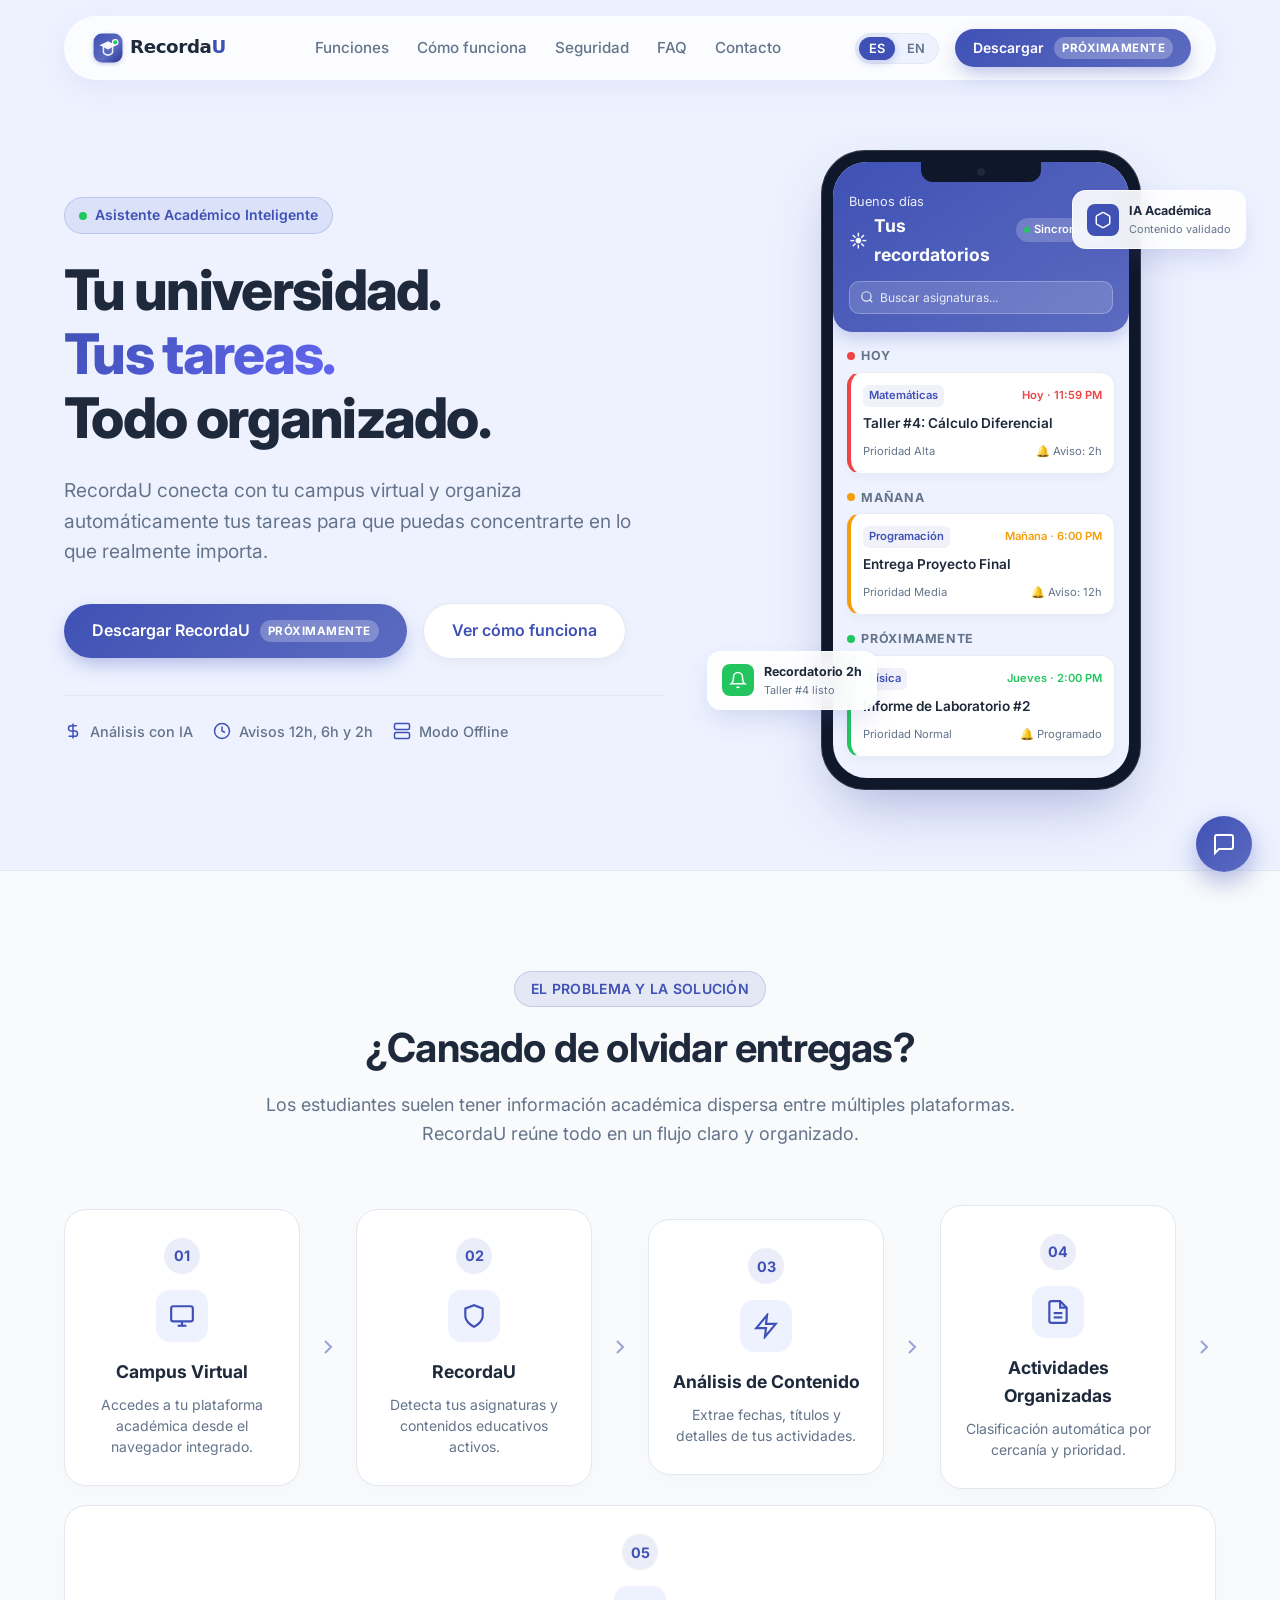
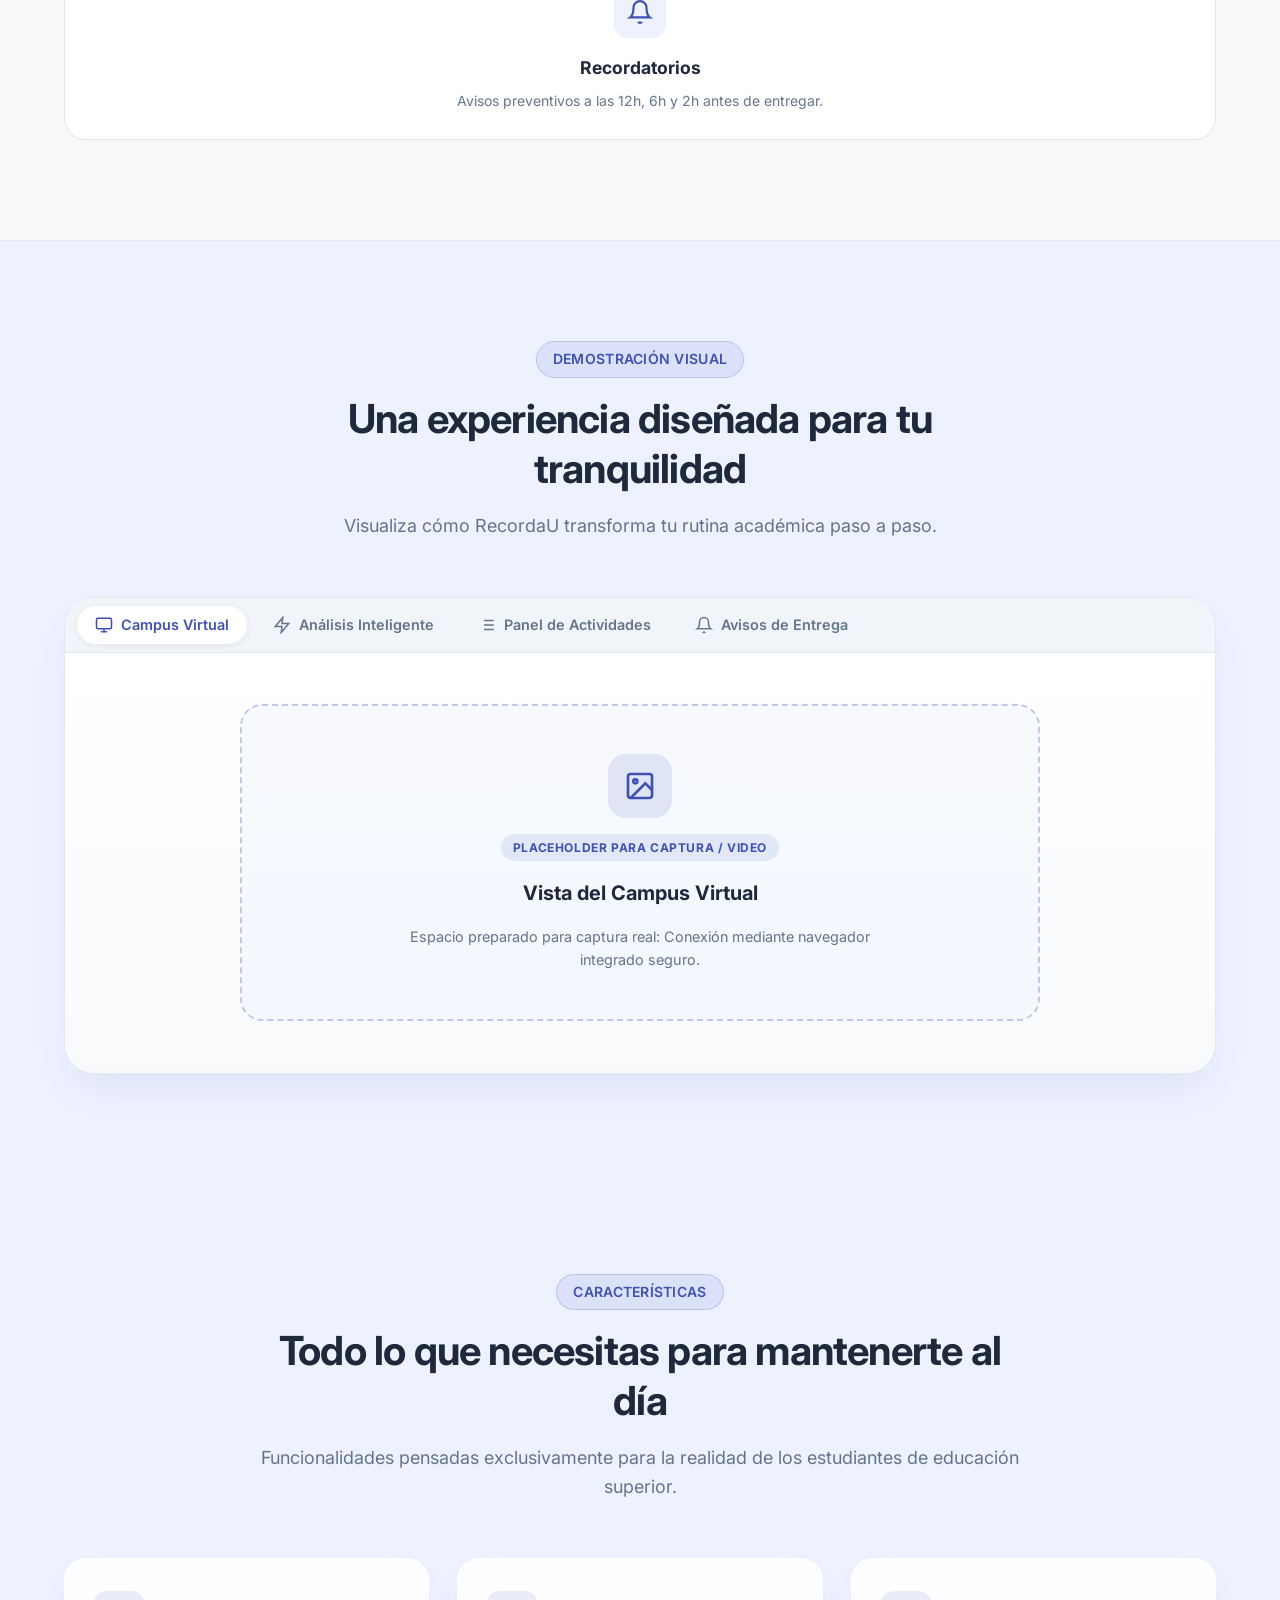
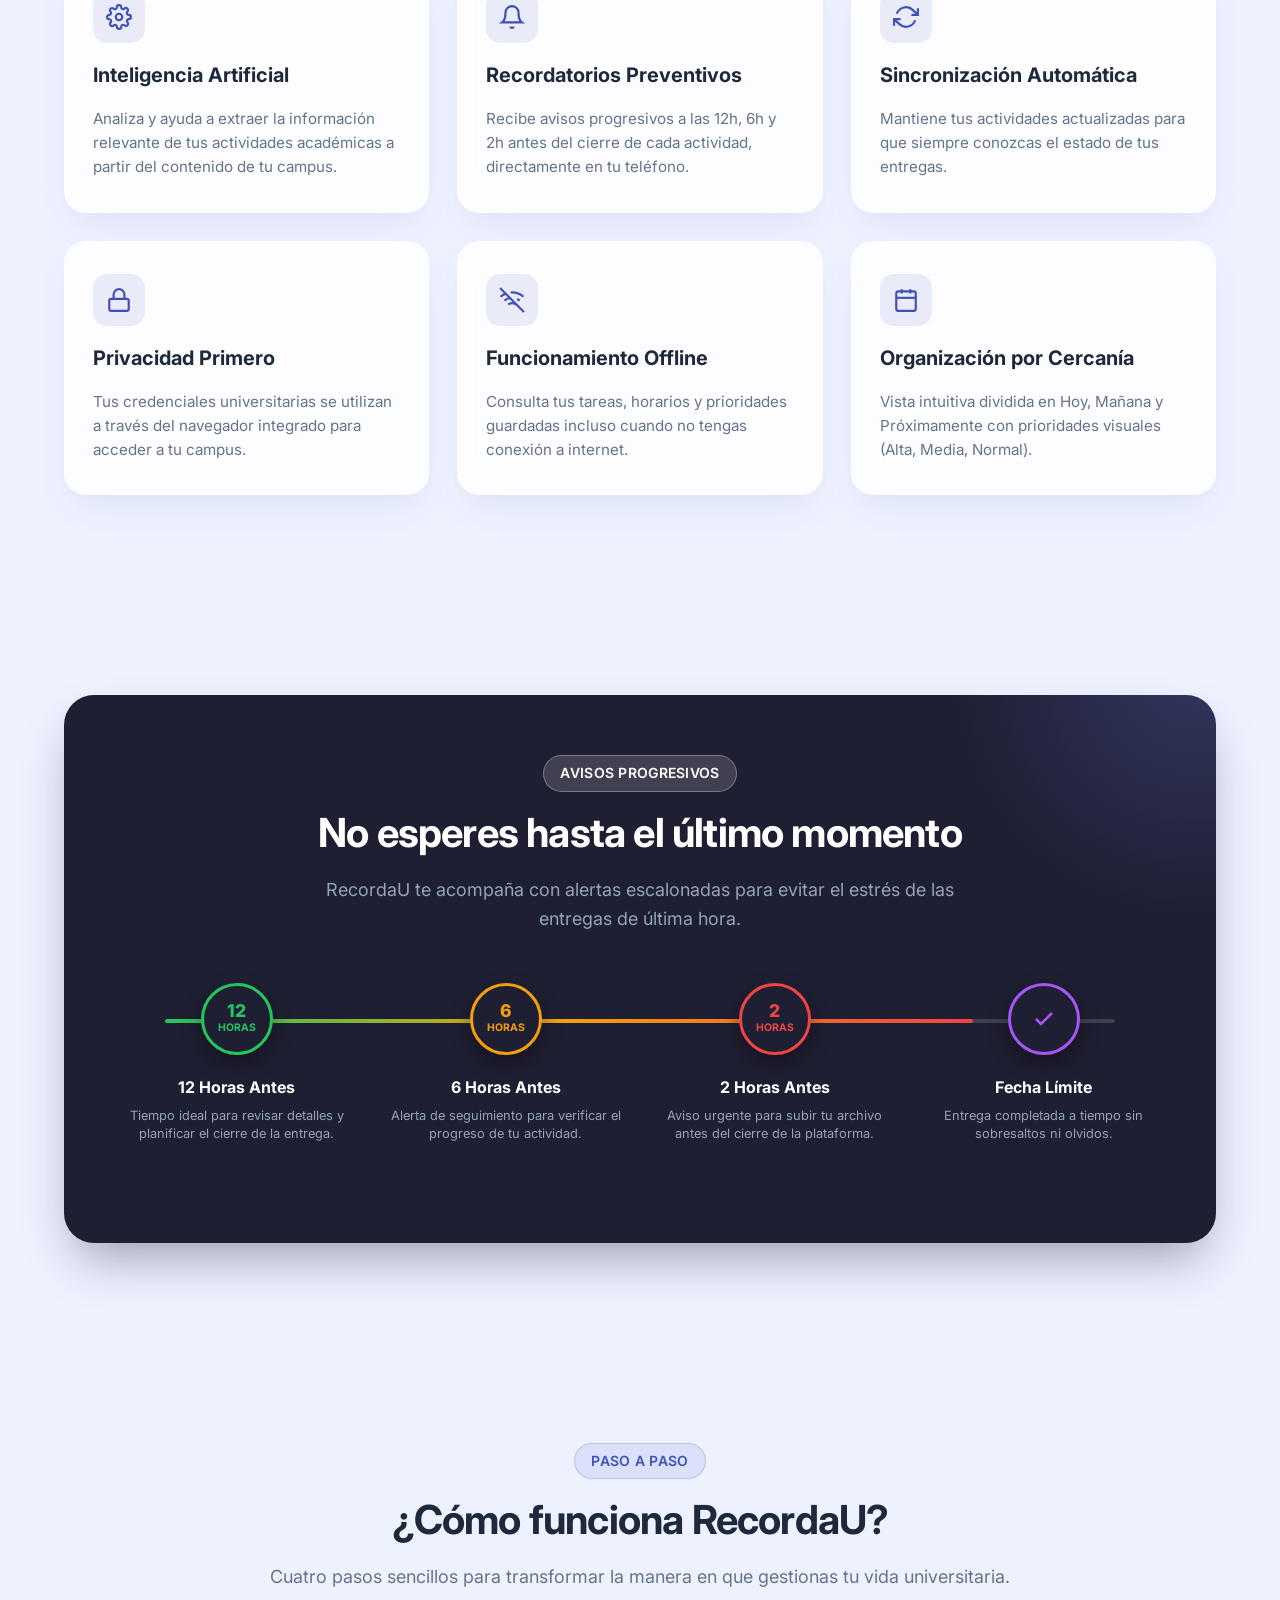
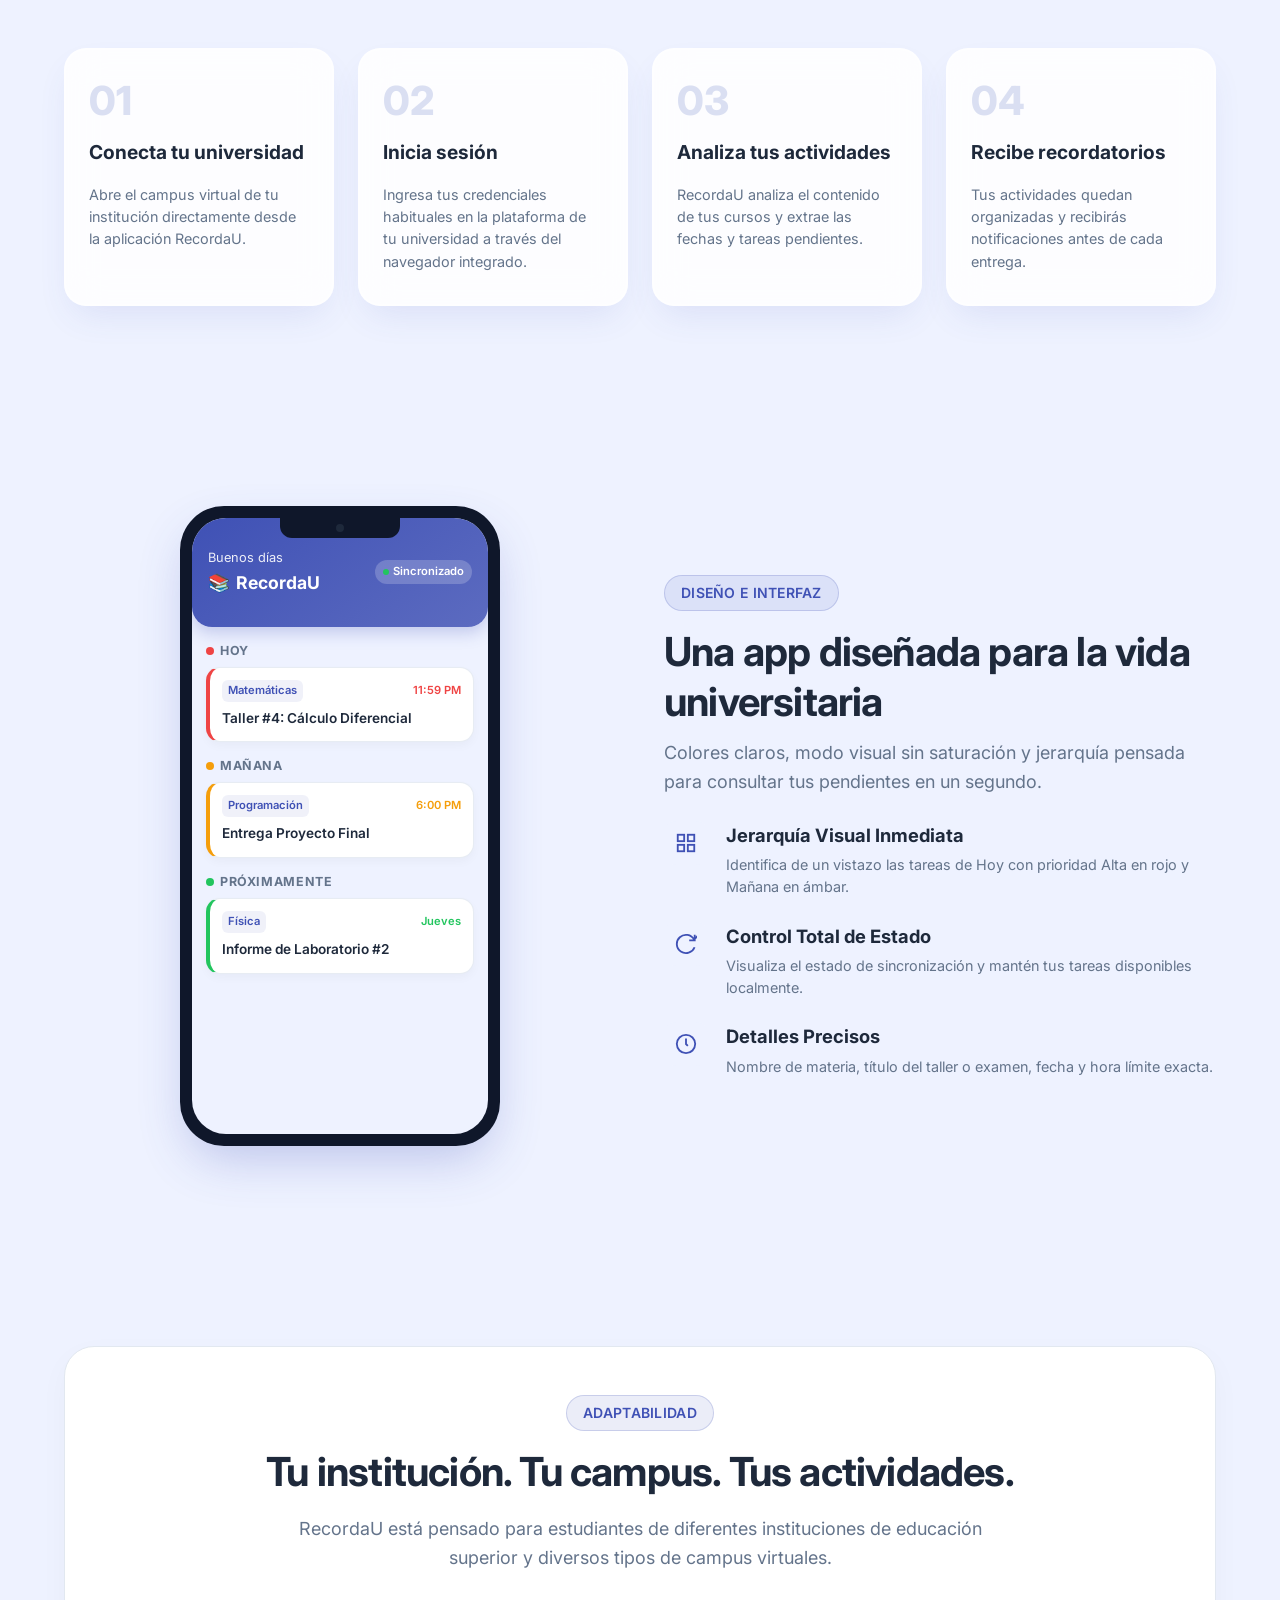
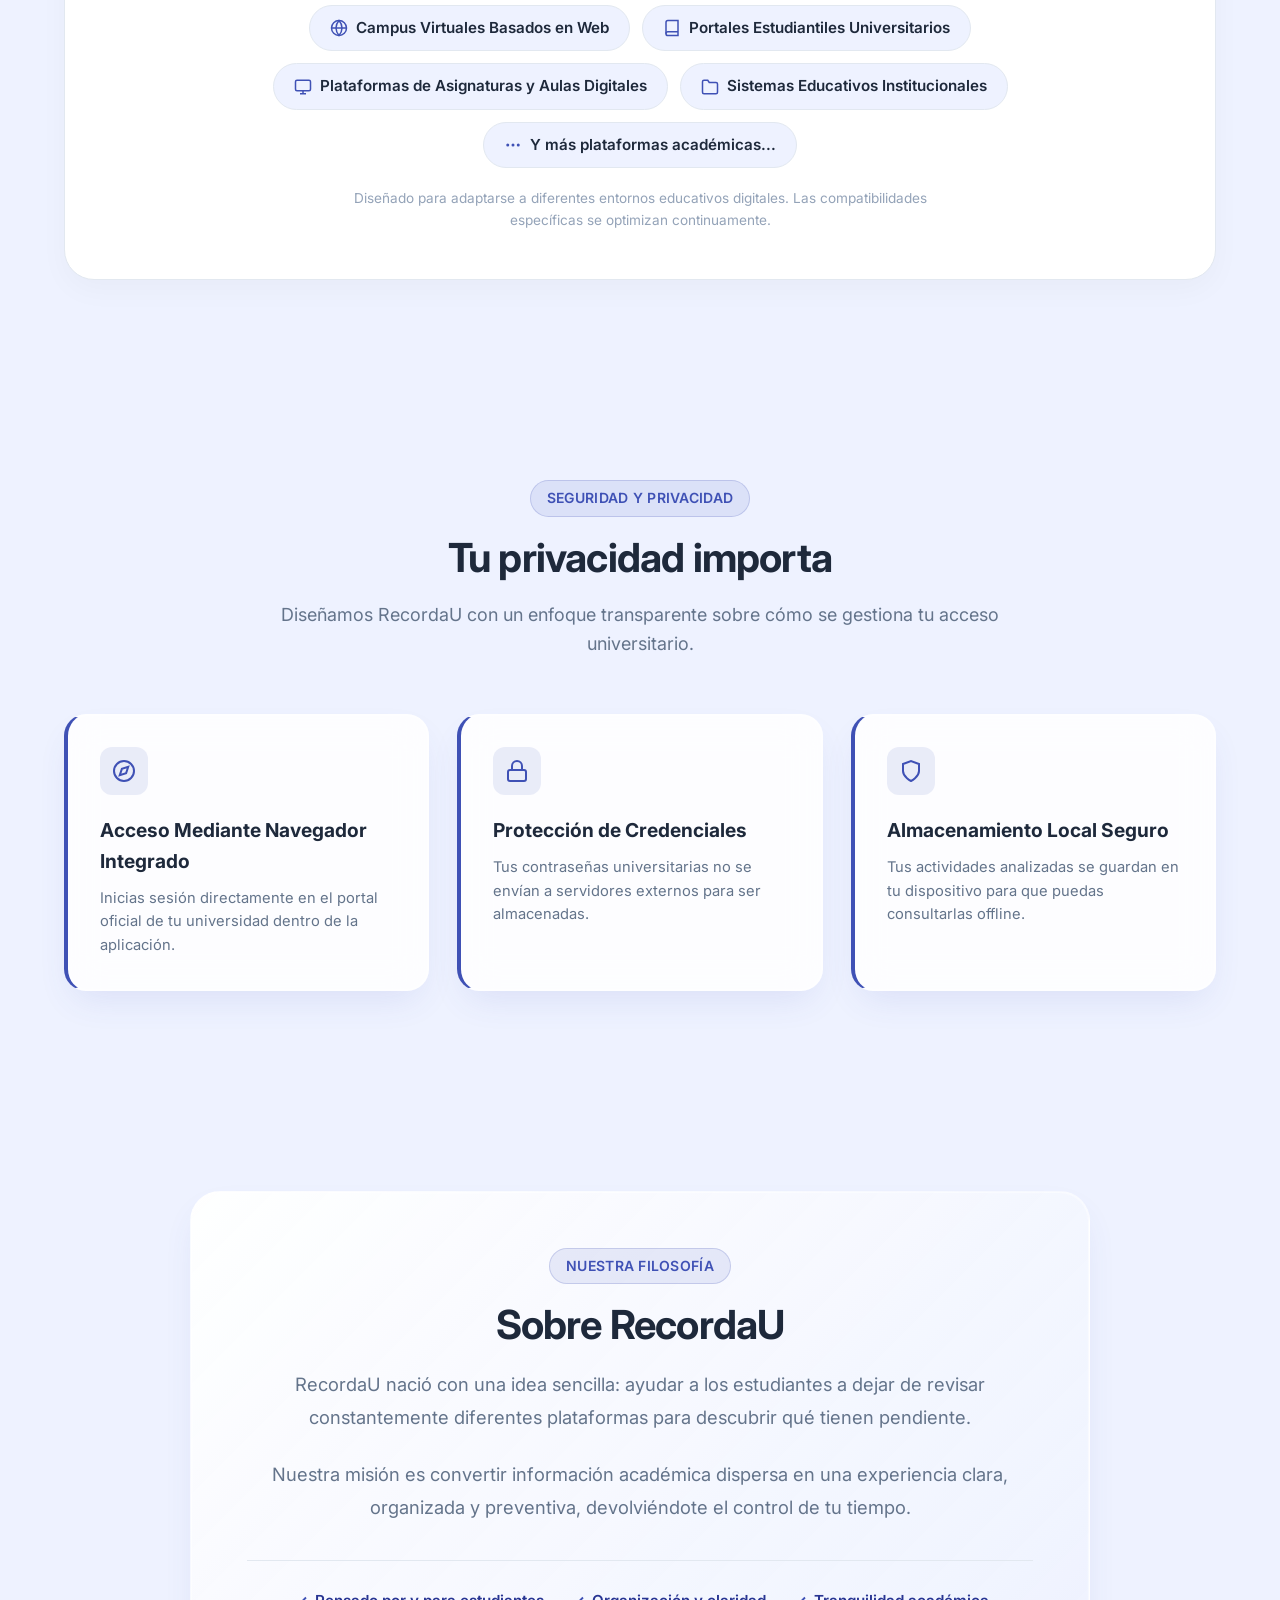
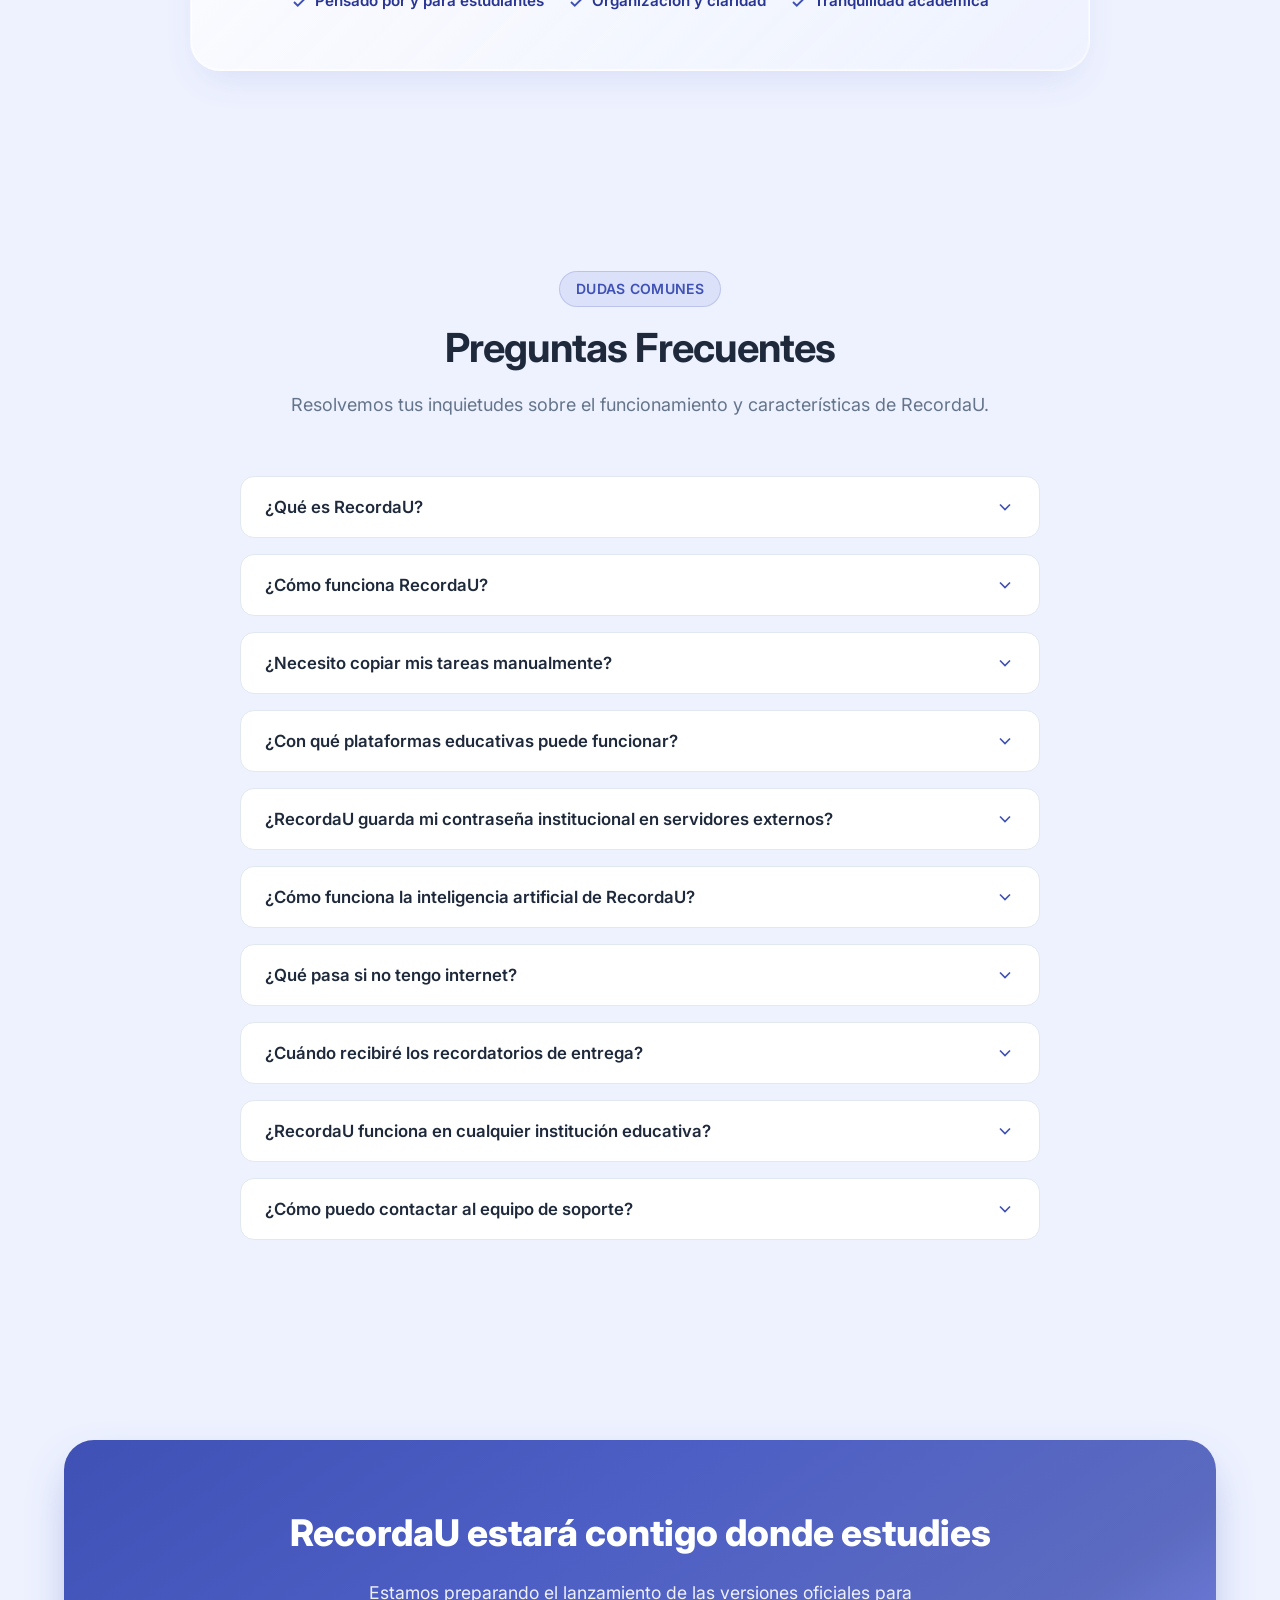
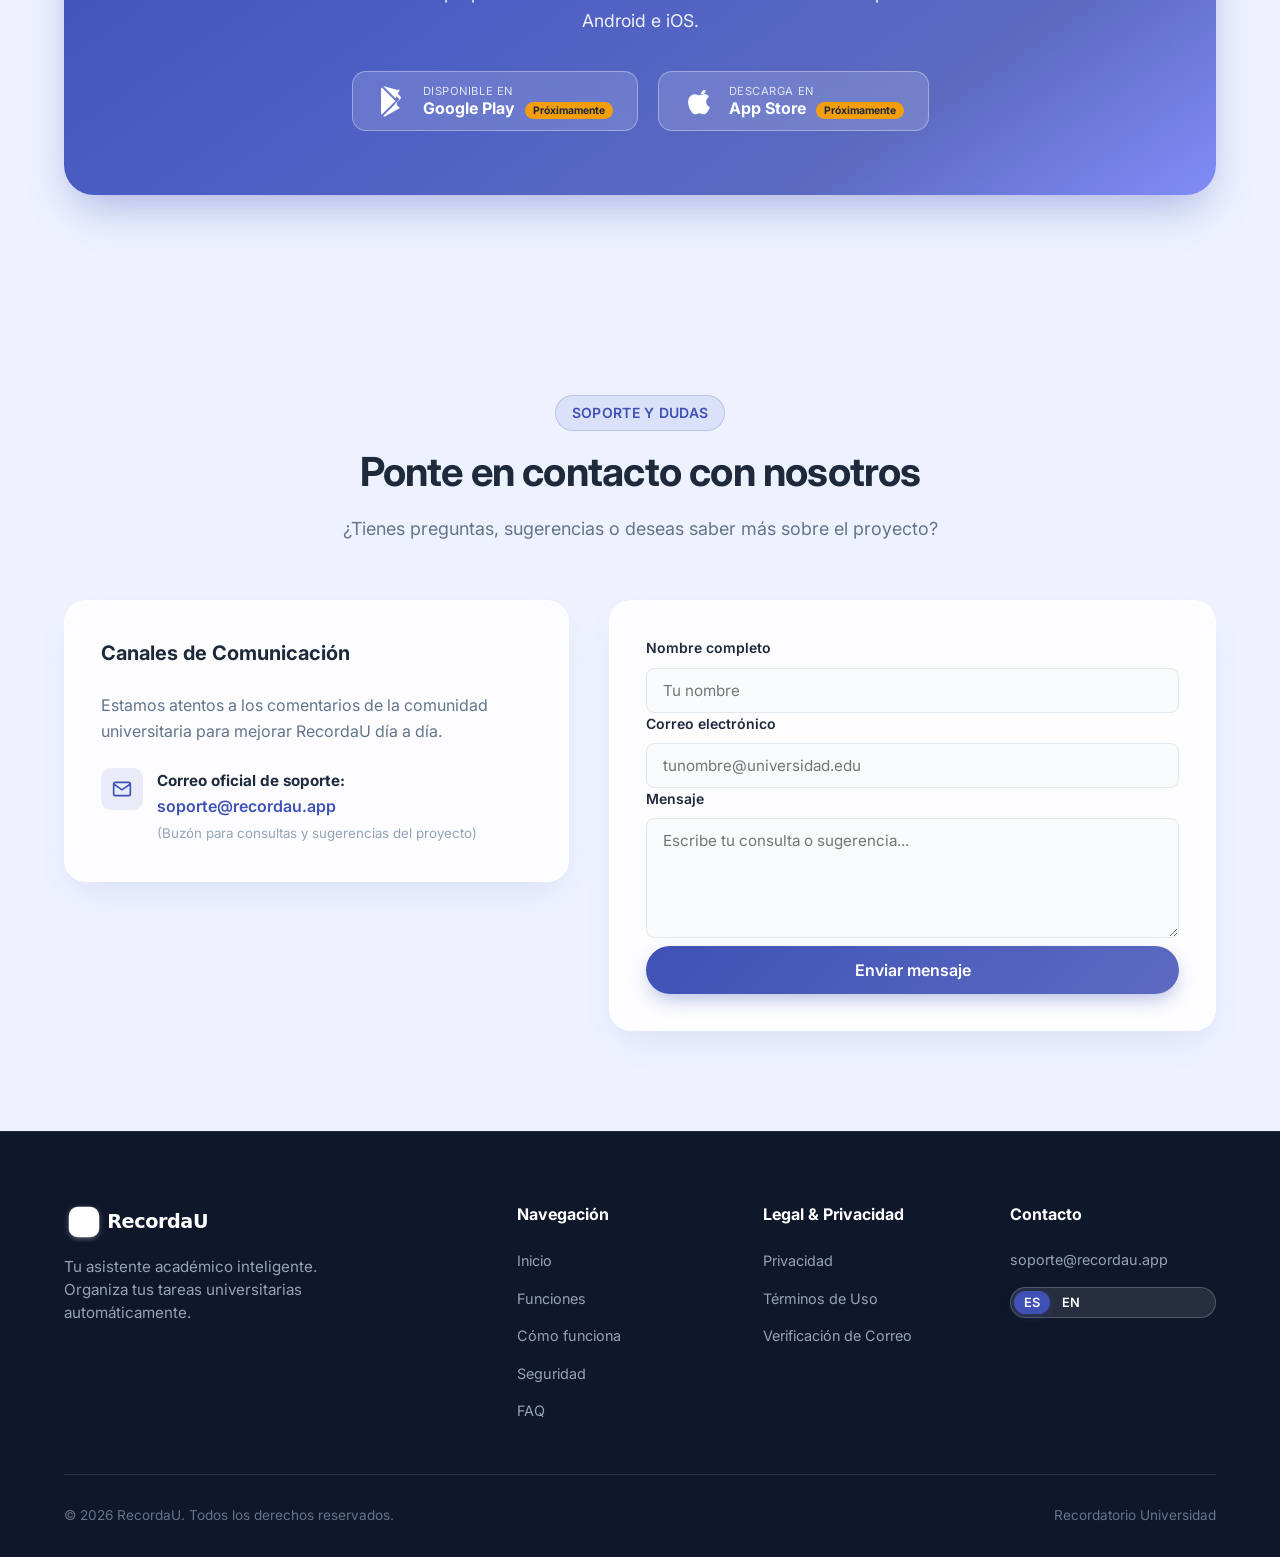
<file: index.html>
<!DOCTYPE html>
<html lang="es">
<head>
  <meta charset="UTF-8">
  <meta name="viewport" content="width=device-width, initial-scale=1.0">
  <meta http-equiv="X-UA-Compatible" content="ie=edge">
  
  <!-- SEO Meta Tags -->
  <title>RecordaU | Tu asistente académico inteligente</title>
  <meta name="description" content="Organiza tus tareas universitarias automáticamente con RecordaU. Conecta tu campus virtual, organiza tus actividades y recibe recordatorios antes de cada entrega.">
  <meta name="keywords" content="RecordaU, Recordatorio Universidad, organizador tareas universitarias, campus virtual, recordatorios academicos, estudiantes">
  <meta name="author" content="RecordaU">
  
  <!-- Open Graph / Social Media -->
  <meta property="og:type" content="website">
  <meta property="og:title" content="RecordaU | Tu asistente académico inteligente">
  <meta property="og:description" content="Conecta tu campus virtual y organiza tus actividades académicas automáticamente con inteligencia artificial.">
  <meta property="og:image" content="assets/logo/recordau-logo.svg">
  
  <!-- Favicon -->
  <link rel="icon" type="image/svg+xml" href="assets/logo/favicon.svg">
  
  <!-- Fonts: Inter & Roboto -->
  <link rel="preconnect" href="https://fonts.googleapis.com">
  <link rel="preconnect" href="https://fonts.gstatic.com" crossorigin>
  <link href="https://fonts.googleapis.com/css2?family=Inter:wght@400;500;600;700;800&family=Roboto:wght@400;500;700&display=swap" rel="stylesheet">
  
  <!-- CSS Stylesheets -->
  <link rel="stylesheet" href="css/styles.css">
  <link rel="stylesheet" href="css/responsive.css">
</head>
<body>

  <!-- Ambient Decorative Background -->
  <div class="bg-ambient-layer" aria-hidden="true">
    <div class="ambient-circle-1"></div>
    <div class="ambient-circle-2"></div>
    <div class="ambient-circle-3"></div>
  </div>

  <!-- ==================== 1. NAVBAR ==================== -->
  <div class="navbar-wrapper">
    <div class="container">
      <nav class="navbar" aria-label="Navegación principal">
        <a href="#hero" class="navbar-brand" aria-label="RecordaU Inicio">
          <img src="assets/logo/recordau-logo.svg" alt="Logo de RecordaU" width="160" height="40">
        </a>

        <!-- Desktop Navigation Links -->
        <div class="nav-links">
          <a href="#funciones" class="nav-link" data-i18n="nav_features">Funciones</a>
          <a href="#como-funciona" class="nav-link" data-i18n="nav_how_it_works">Cómo funciona</a>
          <a href="#seguridad" class="nav-link" data-i18n="nav_security">Seguridad</a>
          <a href="#faq" class="nav-link" data-i18n="nav_faq">FAQ</a>
          <a href="#contacto" class="nav-link" data-i18n="nav_contact">Contacto</a>
        </div>

        <!-- Language Switcher & Download CTA -->
        <div class="nav-actions">
          <div class="lang-switcher" role="group" aria-label="Selector de idioma">
            <button class="lang-btn active" data-lang="es" aria-label="Cambiar idioma a Español">ES</button>
            <button class="lang-btn" data-lang="en" aria-label="Switch language to English">EN</button>
          </div>

          <a href="#descarga" class="btn btn-primary btn-sm btn-download-trigger">
            <span data-i18n="nav_download_btn">Descargar</span>
            <span class="btn-badge" data-i18n="nav_coming_soon">Próximamente</span>
          </a>

          <!-- Mobile Hamburger Toggle -->
          <button class="mobile-menu-toggle" aria-label="Abrir menú de navegación" aria-expanded="false">
            <span></span>
            <span></span>
            <span></span>
          </button>
        </div>
      </nav>
    </div>
  </div>

  <!-- Mobile Drawer Menu -->
  <div class="mobile-nav-drawer" aria-label="Menú móvil">
    <a href="#funciones" class="nav-link" data-i18n="nav_features">Funciones</a>
    <a href="#como-funciona" class="nav-link" data-i18n="nav_how_it_works">Cómo funciona</a>
    <a href="#seguridad" class="nav-link" data-i18n="nav_security">Seguridad</a>
    <a href="#faq" class="nav-link" data-i18n="nav_faq">FAQ</a>
    <a href="#contacto" class="nav-link" data-i18n="nav_contact">Contacto</a>
    <a href="#descarga" class="btn btn-primary btn-download-trigger" style="margin-top: 10px;">
      <span data-i18n="nav_download_btn">Descargar</span>
      <span class="btn-badge" data-i18n="nav_coming_soon">Próximamente</span>
    </a>
  </div>

  <main>
    <!-- ==================== 2. HERO SECTION ==================== -->
    <section class="section hero-section" id="hero">
      <div class="container">
        <div class="hero-grid">
          
          <!-- Hero Text & CTAs -->
          <div class="hero-content">
            <div class="hero-tag">
              <span class="hero-tag-pulse"></span>
              <span data-i18n="hero_tag">Asistente Académico Inteligente</span>
            </div>

            <h1 class="hero-title" data-i18n="hero_title">
              Tu universidad.<br><span class="text-gradient">Tus tareas.</span><br>Todo organizado.
            </h1>

            <p class="hero-description" data-i18n="hero_desc">
              RecordaU conecta con tu campus virtual y organiza automáticamente tus tareas para que puedas concentrarte en lo que realmente importa.
            </p>

            <div class="hero-ctas">
              <a href="#descarga" class="btn btn-primary btn-download-trigger">
                <span data-i18n="hero_cta_download">Descargar RecordaU</span>
                <span class="btn-badge" data-i18n="nav_coming_soon">Próximamente</span>
              </a>
              <a href="#como-funciona" class="btn btn-secondary" data-i18n="hero_cta_how">
                Ver cómo funciona
              </a>
            </div>

            <!-- Feature Pills Preview -->
            <div class="hero-features-preview">
              <div class="feature-pill">
                <svg viewBox="0 0 24 24" fill="none" stroke="currentColor" stroke-width="2"><path d="M12 2v20M17 5H9.5a3.5 3.5 0 0 0 0 7h5a3.5 3.5 0 0 1 0 7H6"/></svg>
                <span data-i18n="hero_feat_1">Análisis con IA</span>
              </div>
              <div class="feature-pill">
                <svg viewBox="0 0 24 24" fill="none" stroke="currentColor" stroke-width="2"><circle cx="12" cy="12" r="10"/><polyline points="12 6 12 12 16 14"/></svg>
                <span data-i18n="hero_feat_2">Avisos 12h, 6h y 2h</span>
              </div>
              <div class="feature-pill">
                <svg viewBox="0 0 24 24" fill="none" stroke="currentColor" stroke-width="2"><rect x="2" y="2" width="20" height="8" rx="2" ry="2"/><rect x="2" y="14" width="20" height="8" rx="2" ry="2"/><line x1="6" y1="6" x2="6.01" y2="6"/><line x1="6" y1="18" x2="6.01" y2="18"/></svg>
                <span data-i18n="hero_feat_3">Modo Offline</span>
              </div>
            </div>
          </div>

          <!-- Realistic Phone Mockup (Fidelity to RecordaU Flutter App) -->
          <div class="hero-mockup-wrapper">
            
            <!-- Floating Decorative Glass Cards -->
            <div class="mockup-floating-card floating-top-right">
              <div class="float-icon-box float-icon-blue">
                <svg width="18" height="18" viewBox="0 0 24 24" fill="none" stroke="currentColor" stroke-width="2"><path d="M21 16V8a2 2 0 0 0-1-1.73l-7-4a2 2 0 0 0-2 0l-7 4A2 2 0 0 0 3 8v8a2 2 0 0 0 1 1.73l7 4a2 2 0 0 0 2 0l7-4A2 2 0 0 0 21 16z"></path></svg>
              </div>
              <div>
                <div class="float-text-title" data-i18n="mockup_float_1_title">IA Académica</div>
                <div class="float-text-sub" data-i18n="mockup_float_1_desc">Contenido validado</div>
              </div>
            </div>

            <div class="mockup-floating-card floating-bottom-left">
              <div class="float-icon-box float-icon-green">
                <svg width="18" height="18" viewBox="0 0 24 24" fill="none" stroke="currentColor" stroke-width="2"><path d="M18 8A6 6 0 0 0 6 8c0 7-3 9-3 9h18s-3-2-3-9"></path><path d="M13.73 21a2 2 0 0 1-3.46 0"></path></svg>
              </div>
              <div>
                <div class="float-text-title" data-i18n="mockup_float_2_title">Recordatorio 2h</div>
                <div class="float-text-sub" data-i18n="mockup_float_2_desc">Taller #4 listo</div>
              </div>
            </div>

            <!-- Phone Frame -->
            <div class="phone-device">
              <div class="phone-screen">
                <div class="phone-speaker-notch">
                  <div class="phone-camera"></div>
                </div>

                <!-- App Header -->
                <div class="app-header">
                  <div class="app-header-top">
                    <div>
                      <div class="app-user-greeting" data-i18n="mockup_greeting">Buenos días</div>
                      <div class="app-user-title">
                        ☀️ <span data-i18n="mockup_my_reminders">Tus recordatorios</span>
                      </div>
                    </div>
                    <div class="app-sync-status">
                      <span class="sync-dot"></span>
                      <span data-i18n="mockup_sync">Sincronizado</span>
                    </div>
                  </div>

                  <div class="app-search-mini">
                    <svg width="14" height="14" viewBox="0 0 24 24" fill="none" stroke="currentColor" stroke-width="2"><circle cx="11" cy="11" r="8"></circle><line x1="21" y1="21" x2="16.65" y2="16.65"></line></svg>
                    <span data-i18n="mockup_search_placeholder">Buscar asignaturas...</span>
                  </div>
                </div>

                <!-- App Body / Tasks List -->
                <div class="app-body">
                  <!-- Section: Hoy (🔴 High Priority) -->
                  <div>
                    <div class="app-section-title">
                      <span class="app-priority-dot dot-danger"></span>
                      <span data-i18n="mockup_today">Hoy</span>
                    </div>
                    <div class="app-task-card priority-high" style="margin-top: 6px;">
                      <div class="app-task-header">
                        <span class="app-subject-tag" data-i18n="mockup_task_1_subject">Matemáticas</span>
                        <span class="app-task-time" data-i18n="mockup_task_1_time">Hoy · 11:59 PM</span>
                      </div>
                      <div class="app-task-title" data-i18n="mockup_task_1_title">Taller #4: Cálculo Diferencial</div>
                      <div class="app-task-footer">
                        <span>Prioridad Alta</span>
                        <span>🔔 Aviso: 2h</span>
                      </div>
                    </div>
                  </div>

                  <!-- Section: Mañana (🟡 Medium Priority) -->
                  <div>
                    <div class="app-section-title">
                      <span class="app-priority-dot dot-warning"></span>
                      <span data-i18n="mockup_tomorrow">Mañana</span>
                    </div>
                    <div class="app-task-card priority-medium" style="margin-top: 6px;">
                      <div class="app-task-header">
                        <span class="app-subject-tag" data-i18n="mockup_task_2_subject">Programación</span>
                        <span class="app-task-time" style="color: var(--warning);" data-i18n="mockup_task_2_time">Mañana · 6:00 PM</span>
                      </div>
                      <div class="app-task-title" data-i18n="mockup_task_2_title">Entrega Proyecto Final</div>
                      <div class="app-task-footer">
                        <span>Prioridad Media</span>
                        <span>🔔 Aviso: 12h</span>
                      </div>
                    </div>
                  </div>

                  <!-- Section: Próximamente (🟢 Normal Priority) -->
                  <div>
                    <div class="app-section-title">
                      <span class="app-priority-dot dot-success"></span>
                      <span data-i18n="mockup_upcoming">Próximamente</span>
                    </div>
                    <div class="app-task-card priority-normal" style="margin-top: 6px;">
                      <div class="app-task-header">
                        <span class="app-subject-tag" data-i18n="mockup_task_3_subject">Física</span>
                        <span class="app-task-time" style="color: var(--success);" data-i18n="mockup_task_3_time">Jueves · 2:00 PM</span>
                      </div>
                      <div class="app-task-title" data-i18n="mockup_task_3_title">Informe de Laboratorio #2</div>
                      <div class="app-task-footer">
                        <span>Prioridad Normal</span>
                        <span>🔔 Programado</span>
                      </div>
                    </div>
                  </div>
                </div>

              </div>
            </div>

          </div>

        </div>
      </div>
    </section>

    <!-- ==================== 3. PROBLEM & SOLUTION WORKFLOW ==================== -->
    <section class="section problem-solution-section" id="problema-solucion">
      <div class="container">
        <div class="section-header">
          <span class="section-badge" data-i18n="problem_badge">El problema y la solución</span>
          <h2 class="section-title" data-i18n="problem_title">¿Cansado de olvidar entregas?</h2>
          <p class="section-subtitle" data-i18n="problem_subtitle">
            Los estudiantes suelen tener información académica dispersa entre múltiples plataformas. RecordaU reúne todo en un flujo claro y organizado.
          </p>
        </div>

        <div class="workflow-steps-container">
          <!-- Step 1 -->
          <div class="workflow-step-card">
            <div class="step-num-badge">01</div>
            <div class="workflow-step-icon">
              <svg width="26" height="26" viewBox="0 0 24 24" fill="none" stroke="currentColor" stroke-width="2"><rect x="2" y="3" width="20" height="14" rx="2" ry="2"></rect><line x1="8" y1="21" x2="16" y2="21"></line><line x1="12" y1="17" x2="12" y2="21"></line></svg>
            </div>
            <h3 class="workflow-step-title" data-i18n="wf_step_1_title">Campus Virtual</h3>
            <p class="workflow-step-desc" data-i18n="wf_step_1_desc">Accedes a tu plataforma académica desde el navegador integrado.</p>
          </div>

          <div class="workflow-arrow" aria-hidden="true">
            <svg width="24" height="24" viewBox="0 0 24 24" fill="none" stroke="currentColor" stroke-width="2"><polyline points="9 18 15 12 9 6"></polyline></svg>
          </div>

          <!-- Step 2 -->
          <div class="workflow-step-card">
            <div class="step-num-badge">02</div>
            <div class="workflow-step-icon">
              <svg width="26" height="26" viewBox="0 0 24 24" fill="none" stroke="currentColor" stroke-width="2"><path d="M12 22s8-4 8-10V5l-8-3-8 3v7c0 6 8 10 8 10z"></path></svg>
            </div>
            <h3 class="workflow-step-title" data-i18n="wf_step_2_title">RecordaU</h3>
            <p class="workflow-step-desc" data-i18n="wf_step_2_desc">Detecta tus asignaturas y contenidos educativos activos.</p>
          </div>

          <div class="workflow-arrow" aria-hidden="true">
            <svg width="24" height="24" viewBox="0 0 24 24" fill="none" stroke="currentColor" stroke-width="2"><polyline points="9 18 15 12 9 6"></polyline></svg>
          </div>

          <!-- Step 3 -->
          <div class="workflow-step-card">
            <div class="step-num-badge">03</div>
            <div class="workflow-step-icon">
              <svg width="26" height="26" viewBox="0 0 24 24" fill="none" stroke="currentColor" stroke-width="2"><polygon points="13 2 3 14 12 14 11 22 21 10 12 10 13 2"></polygon></svg>
            </div>
            <h3 class="workflow-step-title" data-i18n="wf_step_3_title">Análisis de Contenido</h3>
            <p class="workflow-step-desc" data-i18n="wf_step_3_desc">Extrae fechas, títulos y detalles de tus actividades.</p>
          </div>

          <div class="workflow-arrow" aria-hidden="true">
            <svg width="24" height="24" viewBox="0 0 24 24" fill="none" stroke="currentColor" stroke-width="2"><polyline points="9 18 15 12 9 6"></polyline></svg>
          </div>

          <!-- Step 4 -->
          <div class="workflow-step-card">
            <div class="step-num-badge">04</div>
            <div class="workflow-step-icon">
              <svg width="26" height="26" viewBox="0 0 24 24" fill="none" stroke="currentColor" stroke-width="2"><path d="M14 2H6a2 2 0 0 0-2 2v16a2 2 0 0 0 2 2h12a2 2 0 0 0 2-2V8z"></path><polyline points="14 2 14 8 20 8"></polyline><line x1="16" y1="13" x2="8" y2="13"></line><line x1="16" y1="17" x2="8" y2="17"></line></svg>
            </div>
            <h3 class="workflow-step-title" data-i18n="wf_step_4_title">Actividades Organizadas</h3>
            <p class="workflow-step-desc" data-i18n="wf_step_4_desc">Clasificación automática por cercanía y prioridad.</p>
          </div>

          <div class="workflow-arrow" aria-hidden="true">
            <svg width="24" height="24" viewBox="0 0 24 24" fill="none" stroke="currentColor" stroke-width="2"><polyline points="9 18 15 12 9 6"></polyline></svg>
          </div>

          <!-- Step 5 -->
          <div class="workflow-step-card">
            <div class="step-num-badge">05</div>
            <div class="workflow-step-icon">
              <svg width="26" height="26" viewBox="0 0 24 24" fill="none" stroke="currentColor" stroke-width="2"><path d="M18 8A6 6 0 0 0 6 8c0 7-3 9-3 9h18s-3-2-3-9"></path><path d="M13.73 21a2 2 0 0 1-3.46 0"></path></svg>
            </div>
            <h3 class="workflow-step-title" data-i18n="wf_step_5_title">Recordatorios</h3>
            <p class="workflow-step-desc" data-i18n="wf_step_5_desc">Avisos preventivos a las 12h, 6h y 2h antes de entregar.</p>
          </div>
        </div>
      </div>
    </section>

    <!-- ==================== 4. VISUAL DEMO / MEDIA VIEWER ==================== -->
    <section class="section" id="demostracion">
      <div class="container">
        <div class="section-header">
          <span class="section-badge" data-i18n="demo_badge">Demostración Visual</span>
          <h2 class="section-title" data-i18n="demo_title">Una experiencia diseñada para tu tranquilidad</h2>
          <p class="section-subtitle" data-i18n="demo_subtitle">
            Visualiza cómo RecordaU transforma tu rutina académica paso a paso.
          </p>
        </div>

        <div class="demo-viewer-box">
          <!-- Demo Interactive Tabs -->
          <div class="demo-tabs-bar" role="tablist">
            <button class="demo-tab-btn active" data-tab="1" role="tab" aria-selected="true">
              <svg width="18" height="18" viewBox="0 0 24 24" fill="none" stroke="currentColor" stroke-width="2"><rect x="2" y="3" width="20" height="14" rx="2" ry="2"></rect><line x1="8" y1="21" x2="16" y2="21"></line><line x1="12" y1="17" x2="12" y2="21"></line></svg>
              <span data-i18n="demo_tab_1">Campus Virtual</span>
            </button>
            <button class="demo-tab-btn" data-tab="2" role="tab" aria-selected="false">
              <svg width="18" height="18" viewBox="0 0 24 24" fill="none" stroke="currentColor" stroke-width="2"><polygon points="13 2 3 14 12 14 11 22 21 10 12 10 13 2"></polygon></svg>
              <span data-i18n="demo_tab_2">Análisis Inteligente</span>
            </button>
            <button class="demo-tab-btn" data-tab="3" role="tab" aria-selected="false">
              <svg width="18" height="18" viewBox="0 0 24 24" fill="none" stroke="currentColor" stroke-width="2"><line x1="8" y1="6" x2="21" y2="6"></line><line x1="8" y1="12" x2="21" y2="12"></line><line x1="8" y1="18" x2="21" y2="18"></line><line x1="3" y1="6" x2="3.01" y2="6"></line><line x1="3" y1="12" x2="3.01" y2="12"></line><line x1="3" y1="18" x2="3.01" y2="18"></line></svg>
              <span data-i18n="demo_tab_3">Panel de Actividades</span>
            </button>
            <button class="demo-tab-btn" data-tab="4" role="tab" aria-selected="false">
              <svg width="18" height="18" viewBox="0 0 24 24" fill="none" stroke="currentColor" stroke-width="2"><path d="M18 8A6 6 0 0 0 6 8c0 7-3 9-3 9h18s-3-2-3-9"></path><path d="M13.73 21a2 2 0 0 1-3.46 0"></path></svg>
              <span data-i18n="demo_tab_4">Avisos de Entrega</span>
            </button>
          </div>

          <!-- Demo Display Viewport / Placeholder Ready for Future Real Media -->
          <div class="demo-view-content">
            <div class="placeholder-frame">
              <div class="placeholder-icon-wrap">
                <svg width="32" height="32" viewBox="0 0 24 24" fill="none" stroke="currentColor" stroke-width="2"><rect x="3" y="3" width="18" height="18" rx="2" ry="2"></rect><circle cx="8.5" cy="8.5" r="1.5"></circle><polyline points="21 15 16 10 5 21"></polyline></svg>
              </div>
              <span class="placeholder-badge">Placeholder para Captura / Video</span>
              <h3 class="placeholder-title" id="demo-placeholder-title" data-i18n="demo_ph_1_title">Vista del Campus Virtual</h3>
              <p class="placeholder-note" id="demo-placeholder-desc" data-i18n="demo_ph_1_desc">
                Espacio preparado para captura real: Conexión mediante navegador integrado seguro.
              </p>
            </div>
          </div>
        </div>
      </div>
    </section>

    <!-- ==================== 5. CORE FEATURES ==================== -->
    <section class="section" id="funciones">
      <div class="container">
        <div class="section-header">
          <span class="section-badge" data-i18n="feat_badge">Características</span>
          <h2 class="section-title" data-i18n="feat_title">Todo lo que necesitas para mantenerte al día</h2>
          <p class="section-subtitle" data-i18n="feat_subtitle">
            Funcionalidades pensadas exclusivamente para la realidad de los estudiantes de educación superior.
          </p>
        </div>

        <div class="features-grid">
          <!-- Card 1: IA -->
          <div class="glass-card feature-card">
            <div class="feature-icon-box">
              <svg width="26" height="26" viewBox="0 0 24 24" fill="none" stroke="currentColor" stroke-width="2"><circle cx="12" cy="12" r="3"></circle><path d="M19.4 15a1.65 1.65 0 0 0 .33 1.82l.06.06a2 2 0 0 1 0 2.83 2 2 0 0 1-2.83 0l-.06-.06a1.65 1.65 0 0 0-1.82-.33 1.65 1.65 0 0 0-1 1.51V21a2 2 0 0 1-2 2 2 2 0 0 1-2-2v-.09A1.65 1.65 0 0 0 9 19.4a1.65 1.65 0 0 0-1.82.33l-.06.06a2 2 0 0 1-2.83 0 2 2 0 0 1 0-2.83l.06-.06a1.65 1.65 0 0 0 .33-1.82 1.65 1.65 0 0 0-1.51-1H3a2 2 0 0 1-2-2 2 2 0 0 1 2-2h.09A1.65 1.65 0 0 0 4.6 9a1.65 1.65 0 0 0-.33-1.82l-.06-.06a2 2 0 0 1 0-2.83 2 2 0 0 1 2.83 0l.06.06a1.65 1.65 0 0 0 1.82.33H9a1.65 1.65 0 0 0 1-1.51V3a2 2 0 0 1 2-2 2 2 0 0 1 2 2v.09a1.65 1.65 0 0 0 1 1.51 1.65 1.65 0 0 0 1.82-.33l.06-.06a2 2 0 0 1 2.83 0 2 2 0 0 1 0 2.83l-.06.06a1.65 1.65 0 0 0-.33 1.82V9a1.65 1.65 0 0 0 1.51 1H21a2 2 0 0 1 2 2 2 2 0 0 1-2 2h-.09a1.65 1.65 0 0 0-1.51 1z"></path></svg>
            </div>
            <h3 class="feature-card-title" data-i18n="feat_card_1_title">Inteligencia Artificial</h3>
            <p class="feature-card-text" data-i18n="feat_card_1_desc">
              Analiza y ayuda a extraer la información relevante de tus actividades académicas a partir del contenido de tu campus.
            </p>
          </div>

          <!-- Card 2: Recordatorios -->
          <div class="glass-card feature-card">
            <div class="feature-icon-box">
              <svg width="26" height="26" viewBox="0 0 24 24" fill="none" stroke="currentColor" stroke-width="2"><path d="M18 8A6 6 0 0 0 6 8c0 7-3 9-3 9h18s-3-2-3-9"></path><path d="M13.73 21a2 2 0 0 1-3.46 0"></path></svg>
            </div>
            <h3 class="feature-card-title" data-i18n="feat_card_2_title">Recordatorios Preventivos</h3>
            <p class="feature-card-text" data-i18n="feat_card_2_desc">
              Recibe avisos progresivos a las 12h, 6h y 2h antes del cierre de cada actividad, directamente en tu teléfono.
            </p>
          </div>

          <!-- Card 3: Sincronización -->
          <div class="glass-card feature-card">
            <div class="feature-icon-box">
              <svg width="26" height="26" viewBox="0 0 24 24" fill="none" stroke="currentColor" stroke-width="2"><polyline points="23 4 23 10 17 10"></polyline><polyline points="1 20 1 14 7 14"></polyline><path d="M3.51 9a9 9 0 0 1 14.85-3.36L23 10M1 14l4.64 4.36A9 9 0 0 0 20.49 15"></path></svg>
            </div>
            <h3 class="feature-card-title" data-i18n="feat_card_3_title">Sincronización Automática</h3>
            <p class="feature-card-text" data-i18n="feat_card_3_desc">
              Mantiene tus actividades actualizadas para que siempre conozcas el estado de tus entregas.
            </p>
          </div>

          <!-- Card 4: Seguridad -->
          <div class="glass-card feature-card">
            <div class="feature-icon-box">
              <svg width="26" height="26" viewBox="0 0 24 24" fill="none" stroke="currentColor" stroke-width="2"><rect x="3" y="11" width="18" height="11" rx="2" ry="2"></rect><path d="M7 11V7a5 5 0 0 1 10 0v4"></path></svg>
            </div>
            <h3 class="feature-card-title" data-i18n="feat_card_4_title">Privacidad Primero</h3>
            <p class="feature-card-text" data-i18n="feat_card_4_desc">
              Tus credenciales universitarias se utilizan a través del navegador integrado para acceder a tu campus.
            </p>
          </div>

          <!-- Card 5: Offline -->
          <div class="glass-card feature-card">
            <div class="feature-icon-box">
              <svg width="26" height="26" viewBox="0 0 24 24" fill="none" stroke="currentColor" stroke-width="2"><line x1="1" y1="1" x2="23" y2="23"></line><path d="M16.72 11.06A10.94 10.94 0 0 1 19 12.55"></path><path d="M5 12.55a10.94 10.94 0 0 1 5.17-2.39"></path><path d="M10.71 5.05A16 16 0 0 1 22.58 9"></path><path d="M1.42 9a15.91 15.91 0 0 1 4.7-2.88"></path><path d="M8.53 16.11a6 6 0 0 1 6.95 0"></path><line x1="12" y1="20" x2="12.01" y2="20"></line></svg>
            </div>
            <h3 class="feature-card-title" data-i18n="feat_card_5_title">Funcionamiento Offline</h3>
            <p class="feature-card-text" data-i18n="feat_card_5_desc">
              Consulta tus tareas, horarios y prioridades guardadas incluso cuando no tengas conexión a internet.
            </p>
          </div>

          <!-- Card 6: Organización -->
          <div class="glass-card feature-card">
            <div class="feature-icon-box">
              <svg width="26" height="26" viewBox="0 0 24 24" fill="none" stroke="currentColor" stroke-width="2"><rect x="3" y="4" width="18" height="18" rx="2" ry="2"></rect><line x1="16" y1="2" x2="16" y2="6"></line><line x1="8" y1="2" x2="8" y2="6"></line><line x1="3" y1="10" x2="21" y2="10"></line></svg>
            </div>
            <h3 class="feature-card-title" data-i18n="feat_card_6_title">Organización por Cercanía</h3>
            <p class="feature-card-text" data-i18n="feat_card_6_desc">
              Vista intuitiva dividida en Hoy, Mañana y Próximamente con prioridades visuales (Alta, Media, Normal).
            </p>
          </div>
        </div>
      </div>
    </section>

    <!-- ==================== 6. DEDICATED 12H / 6H / 2H TIMELINE ==================== -->
    <section class="section" id="linea-recordatorios">
      <div class="container">
        <div class="timeline-section-card">
          <div class="timeline-bg-glow"></div>
          
          <div class="timeline-header">
            <span class="section-badge" style="background: rgba(255,255,255,0.15); color: #FFFFFF; border-color: rgba(255,255,255,0.3);" data-i18n="timeline_badge">Avisos Progresivos</span>
            <h2 class="section-title" data-i18n="timeline_title">No esperes hasta el último momento</h2>
            <p class="section-subtitle" data-i18n="timeline_subtitle">
              RecordaU te acompaña con alertas escalonadas para evitar el estrés de las entregas de última hora.
            </p>
          </div>

          <div class="timeline-track-wrapper">
            <div class="timeline-progress-bar">
              <div class="timeline-progress-fill"></div>
            </div>

            <div class="timeline-nodes-grid">
              <!-- 12 Hours Node -->
              <div class="timeline-node">
                <div class="timeline-node-circle node-12h">
                  <span class="timeline-node-num">12</span>
                  <span class="timeline-node-unit">Horas</span>
                </div>
                <h3 class="timeline-node-title" data-i18n="timeline_12h_title">12 Horas Antes</h3>
                <p class="timeline-node-desc" data-i18n="timeline_12h_desc">Tiempo ideal para revisar detalles y planificar el cierre de la entrega.</p>
              </div>

              <!-- 6 Hours Node -->
              <div class="timeline-node">
                <div class="timeline-node-circle node-6h">
                  <span class="timeline-node-num">6</span>
                  <span class="timeline-node-unit">Horas</span>
                </div>
                <h3 class="timeline-node-title" data-i18n="timeline_6h_title">6 Horas Antes</h3>
                <p class="timeline-node-desc" data-i18n="timeline_6h_desc">Alerta de seguimiento para verificar el progreso de tu actividad.</p>
              </div>

              <!-- 2 Hours Node -->
              <div class="timeline-node">
                <div class="timeline-node-circle node-2h">
                  <span class="timeline-node-num">2</span>
                  <span class="timeline-node-unit">Horas</span>
                </div>
                <h3 class="timeline-node-title" data-i18n="timeline_2h_title">2 Horas Antes</h3>
                <p class="timeline-node-desc" data-i18n="timeline_2h_desc">Aviso urgente para subir tu archivo antes del cierre de la plataforma.</p>
              </div>

              <!-- Due Date Node -->
              <div class="timeline-node">
                <div class="timeline-node-circle node-due">
                  <svg width="24" height="24" viewBox="0 0 24 24" fill="none" stroke="currentColor" stroke-width="2.5"><polyline points="20 6 9 17 4 12"></polyline></svg>
                </div>
                <h3 class="timeline-node-title" data-i18n="timeline_due_title">Fecha Límite</h3>
                <p class="timeline-node-desc" data-i18n="timeline_due_desc">Entrega completada a tiempo sin sobresaltos ni olvidos.</p>
              </div>
            </div>
          </div>
        </div>
      </div>
    </section>

    <!-- ==================== 7. HOW IT WORKS (4 STEPS) ==================== -->
    <section class="section" id="como-funciona">
      <div class="container">
        <div class="section-header">
          <span class="section-badge" data-i18n="how_badge">Paso a paso</span>
          <h2 class="section-title" data-i18n="how_title">¿Cómo funciona RecordaU?</h2>
          <p class="section-subtitle" data-i18n="how_subtitle">
            Cuatro pasos sencillos para transformar la manera en que gestionas tu vida universitaria.
          </p>
        </div>

        <div class="steps-cards-grid">
          <div class="glass-card step-box-card">
            <span class="step-card-number">01</span>
            <h3 class="step-card-title" data-i18n="how_step_1_title">Conecta tu universidad</h3>
            <p class="step-card-text" data-i18n="how_step_1_desc">Abre el campus virtual de tu institución directamente desde la aplicación RecordaU.</p>
          </div>

          <div class="glass-card step-box-card">
            <span class="step-card-number">02</span>
            <h3 class="step-card-title" data-i18n="how_step_2_title">Inicia sesión</h3>
            <p class="step-card-text" data-i18n="how_step_2_desc">Ingresa tus credenciales habituales en la plataforma de tu universidad a través del navegador integrado.</p>
          </div>

          <div class="glass-card step-box-card">
            <span class="step-card-number">03</span>
            <h3 class="step-card-title" data-i18n="how_step_3_title">Analiza tus actividades</h3>
            <p class="step-card-text" data-i18n="how_step_3_desc">RecordaU analiza el contenido de tus cursos y extrae las fechas y tareas pendientes.</p>
          </div>

          <div class="glass-card step-box-card">
            <span class="step-card-number">04</span>
            <h3 class="step-card-title" data-i18n="how_step_4_title">Recibe recordatorios</h3>
            <p class="step-card-text" data-i18n="how_step_4_desc">Tus actividades quedan organizadas y recibirás notificaciones antes de cada entrega.</p>
          </div>
        </div>
      </div>
    </section>

    <!-- ==================== 8. APP SHOWCASE ==================== -->
    <section class="section" id="app-showcase">
      <div class="container">
        <div class="showcase-container">
          
          <!-- Mockup Display -->
          <div class="showcase-phone-center">
            <div class="phone-device" style="box-shadow: 0 20px 50px -10px rgba(63, 81, 181, 0.3);">
              <div class="phone-screen">
                <div class="phone-speaker-notch">
                  <div class="phone-camera"></div>
                </div>

                <div class="app-header">
                  <div class="app-header-top">
                    <div>
                      <div class="app-user-greeting" data-i18n="mockup_greeting">Buenos días</div>
                      <div class="app-user-title">
                        📚 <span>RecordaU</span>
                      </div>
                    </div>
                    <div class="app-sync-status">
                      <span class="sync-dot"></span>
                      <span data-i18n="mockup_sync">Sincronizado</span>
                    </div>
                  </div>
                </div>

                <div class="app-body">
                  <div>
                    <div class="app-section-title">
                      <span class="app-priority-dot dot-danger"></span>
                      <span data-i18n="mockup_today">Hoy</span>
                    </div>
                    <div class="app-task-card priority-high" style="margin-top: 6px;">
                      <div class="app-task-header">
                        <span class="app-subject-tag" data-i18n="mockup_task_1_subject">Matemáticas</span>
                        <span class="app-task-time">11:59 PM</span>
                      </div>
                      <div class="app-task-title" data-i18n="mockup_task_1_title">Taller #4: Cálculo Diferencial</div>
                    </div>
                  </div>

                  <div>
                    <div class="app-section-title">
                      <span class="app-priority-dot dot-warning"></span>
                      <span data-i18n="mockup_tomorrow">Mañana</span>
                    </div>
                    <div class="app-task-card priority-medium" style="margin-top: 6px;">
                      <div class="app-task-header">
                        <span class="app-subject-tag" data-i18n="mockup_task_2_subject">Programación</span>
                        <span class="app-task-time" style="color: var(--warning);">6:00 PM</span>
                      </div>
                      <div class="app-task-title" data-i18n="mockup_task_2_title">Entrega Proyecto Final</div>
                    </div>
                  </div>

                  <div>
                    <div class="app-section-title">
                      <span class="app-priority-dot dot-success"></span>
                      <span data-i18n="mockup_upcoming">Próximamente</span>
                    </div>
                    <div class="app-task-card priority-normal" style="margin-top: 6px;">
                      <div class="app-task-header">
                        <span class="app-subject-tag" data-i18n="mockup_task_3_subject">Física</span>
                        <span class="app-task-time" style="color: var(--success);">Jueves</span>
                      </div>
                      <div class="app-task-title" data-i18n="mockup_task_3_title">Informe de Laboratorio #2</div>
                    </div>
                  </div>
                </div>
              </div>
            </div>
          </div>

          <!-- Feature Description List -->
          <div class="showcase-features-list">
            <div>
              <span class="section-badge" data-i18n="showcase_badge">Diseño e Interfaz</span>
              <h2 class="section-title" data-i18n="showcase_title" style="margin-bottom: 12px;">Una app diseñada para la vida universitaria</h2>
              <p class="section-subtitle" data-i18n="showcase_desc">
                Colores claros, modo visual sin saturación y jerarquía pensada para consultar tus pendientes en un segundo.
              </p>
            </div>

            <div class="showcase-item">
              <div class="showcase-item-icon">
                <svg width="22" height="22" viewBox="0 0 24 24" fill="none" stroke="currentColor" stroke-width="2"><rect x="3" y="3" width="7" height="7"></rect><rect x="14" y="3" width="7" height="7"></rect><rect x="14" y="14" width="7" height="7"></rect><rect x="3" y="14" width="7" height="7"></rect></svg>
              </div>
              <div>
                <h3 class="showcase-item-title" data-i18n="showcase_f1_title">Jerarquía Visual Inmediata</h3>
                <p class="showcase-item-desc" data-i18n="showcase_f1_desc">Identifica de un vistazo las tareas de Hoy con prioridad Alta en rojo y Mañana en ámbar.</p>
              </div>
            </div>

            <div class="showcase-item">
              <div class="showcase-item-icon">
                <svg width="22" height="22" viewBox="0 0 24 24" fill="none" stroke="currentColor" stroke-width="2"><path d="M21.5 2v6h-6M21.34 15.57a10 10 0 1 1-.57-8.38l5.67-5.67"></path></svg>
              </div>
              <div>
                <h3 class="showcase-item-title" data-i18n="showcase_f2_title">Control Total de Estado</h3>
                <p class="showcase-item-desc" data-i18n="showcase_f2_desc">Visualiza el estado de sincronización y mantén tus tareas disponibles localmente.</p>
              </div>
            </div>

            <div class="showcase-item">
              <div class="showcase-item-icon">
                <svg width="22" height="22" viewBox="0 0 24 24" fill="none" stroke="currentColor" stroke-width="2"><circle cx="12" cy="12" r="10"></circle><polyline points="12 6 12 12 14 14"></polyline></svg>
              </div>
              <div>
                <h3 class="showcase-item-title" data-i18n="showcase_f3_title">Detalles Precisos</h3>
                <p class="showcase-item-desc" data-i18n="showcase_f3_desc">Nombre de materia, título del taller o examen, fecha y hora límite exacta.</p>
              </div>
            </div>
          </div>

        </div>
      </div>
    </section>

    <!-- ==================== 9. INSTITUTIONAL COMPATIBILITY ==================== -->
    <section class="section" id="compatibilidad">
      <div class="container">
        <div class="compatibility-box">
          <span class="section-badge" data-i18n="compat_badge">Adaptabilidad</span>
          <h2 class="section-title" data-i18n="compat_title">Tu institución. Tu campus. Tus actividades.</h2>
          <p class="section-subtitle" style="max-width: 700px; margin: 0 auto;" data-i18n="compat_subtitle">
            RecordaU está pensado para estudiantes de diferentes instituciones de educación superior y diversos tipos de campus virtuales.
          </p>

          <div class="compatibility-pill-list">
            <div class="compat-pill">
              <svg viewBox="0 0 24 24" fill="none" stroke="currentColor" stroke-width="2"><circle cx="12" cy="12" r="10"></circle><line x1="2" y1="12" x2="22" y2="12"></line><path d="M12 2a15.3 15.3 0 0 1 4 10 15.3 15.3 0 0 1-4 10 15.3 15.3 0 0 1-4-10 15.3 15.3 0 0 1 4-10z"></path></svg>
              <span data-i18n="compat_pill_1">Campus Virtuales Basados en Web</span>
            </div>
            <div class="compat-pill">
              <svg viewBox="0 0 24 24" fill="none" stroke="currentColor" stroke-width="2"><path d="M4 19.5A2.5 2.5 0 0 1 6.5 17H20"></path><path d="M6.5 2H20v20H6.5A2.5 2.5 0 0 1 4 19.5v-15A2.5 2.5 0 0 1 6.5 2z"></path></svg>
              <span data-i18n="compat_pill_2">Portales Estudiantiles Universitarios</span>
            </div>
            <div class="compat-pill">
              <svg viewBox="0 0 24 24" fill="none" stroke="currentColor" stroke-width="2"><rect x="2" y="3" width="20" height="14" rx="2" ry="2"></rect><line x1="8" y1="21" x2="16" y2="21"></line><line x1="12" y1="17" x2="12" y2="21"></line></svg>
              <span data-i18n="compat_pill_3">Plataformas de Asignaturas y Aulas Digitales</span>
            </div>
            <div class="compat-pill">
              <svg viewBox="0 0 24 24" fill="none" stroke="currentColor" stroke-width="2"><path d="M22 19a2 2 0 0 1-2 2H4a2 2 0 0 1-2-2V5a2 2 0 0 1 2-2h5l2 3h9a2 2 0 0 1 2 2z"></path></svg>
              <span data-i18n="compat_pill_4">Sistemas Educativos Institucionales</span>
            </div>
            <div class="compat-pill">
              <svg viewBox="0 0 24 24" fill="none" stroke="currentColor" stroke-width="2"><circle cx="12" cy="12" r="1"></circle><circle cx="19" cy="12" r="1"></circle><circle cx="5" cy="12" r="1"></circle></svg>
              <span data-i18n="compat_pill_5">Y más plataformas académicas...</span>
            </div>
          </div>

          <p class="compat-disclaimer" data-i18n="compat_note">
            Diseñado para adaptarse a diferentes entornos educativos digitales. Las compatibilidades específicas se optimizan continuamente.
          </p>
        </div>
      </div>
    </section>

    <!-- ==================== 10. SECURITY & PRIVACY ==================== -->
    <section class="section" id="seguridad">
      <div class="container">
        <div class="section-header">
          <span class="section-badge" data-i18n="sec_badge">Seguridad y Privacidad</span>
          <h2 class="section-title" data-i18n="sec_title">Tu privacidad importa</h2>
          <p class="section-subtitle" data-i18n="sec_subtitle">
            Diseñamos RecordaU con un enfoque transparente sobre cómo se gestiona tu acceso universitario.
          </p>
        </div>

        <div class="security-grid">
          <!-- Item 1 -->
          <div class="glass-card security-card">
            <div class="security-card-icon">
              <svg width="24" height="24" viewBox="0 0 24 24" fill="none" stroke="currentColor" stroke-width="2"><circle cx="12" cy="12" r="10"></circle><polygon points="16.24 7.76 14.12 14.12 7.76 16.24 9.88 9.88 16.24 7.76"></polygon></svg>
            </div>
            <h3 class="security-card-title" data-i18n="sec_card_1_title">Acceso Mediante Navegador Integrado</h3>
            <p class="security-card-desc" data-i18n="sec_card_1_desc">
              Inicias sesión directamente en el portal oficial de tu universidad dentro de la aplicación.
            </p>
          </div>

          <!-- Item 2 -->
          <div class="glass-card security-card">
            <div class="security-card-icon">
              <svg width="24" height="24" viewBox="0 0 24 24" fill="none" stroke="currentColor" stroke-width="2"><rect x="3" y="11" width="18" height="11" rx="2" ry="2"></rect><path d="M7 11V7a5 5 0 0 1 10 0v4"></path></svg>
            </div>
            <h3 class="security-card-title" data-i18n="sec_card_2_title">Protección de Credenciales</h3>
            <p class="security-card-desc" data-i18n="sec_card_2_desc">
              Tus contraseñas universitarias no se envían a servidores externos para ser almacenadas.
            </p>
          </div>

          <!-- Item 3 -->
          <div class="glass-card security-card">
            <div class="security-card-icon">
              <svg width="24" height="24" viewBox="0 0 24 24" fill="none" stroke="currentColor" stroke-width="2"><path d="M12 22s8-4 8-10V5l-8-3-8 3v7c0 6 8 10 8 10z"></path></svg>
            </div>
            <h3 class="security-card-title" data-i18n="sec_card_3_title">Almacenamiento Local Seguro</h3>
            <p class="security-card-desc" data-i18n="sec_card_3_desc">
              Tus actividades analizadas se guardan en tu dispositivo para que puedas consultarlas offline.
            </p>
          </div>
        </div>
      </div>
    </section>

    <!-- ==================== 11. ABOUT RECORDAU ==================== -->
    <section class="section" id="sobre-recordau">
      <div class="container">
        <div class="about-card">
          <span class="section-badge" data-i18n="about_badge">Nuestra Filosofía</span>
          <h2 class="section-title" data-i18n="about_title">Sobre RecordaU</h2>
          <p class="about-text" data-i18n="about_p1">
            RecordaU nació con una idea sencilla: ayudar a los estudiantes a dejar de revisar constantemente diferentes plataformas para descubrir qué tienen pendiente.
          </p>
          <p class="about-text" data-i18n="about_p2">
            Nuestra misión es convertir información académica dispersa en una experiencia clara, organizada y preventiva, devolviéndote el control de tu tiempo.
          </p>

          <div class="about-values">
            <div class="about-val-item">
              <svg width="18" height="18" viewBox="0 0 24 24" fill="none" stroke="#3F51B5" stroke-width="2.5"><polyline points="20 6 9 17 4 12"></polyline></svg>
              <span data-i18n="about_v1">Pensado por y para estudiantes</span>
            </div>
            <div class="about-val-item">
              <svg width="18" height="18" viewBox="0 0 24 24" fill="none" stroke="#3F51B5" stroke-width="2.5"><polyline points="20 6 9 17 4 12"></polyline></svg>
              <span data-i18n="about_v2">Organización y claridad</span>
            </div>
            <div class="about-val-item">
              <svg width="18" height="18" viewBox="0 0 24 24" fill="none" stroke="#3F51B5" stroke-width="2.5"><polyline points="20 6 9 17 4 12"></polyline></svg>
              <span data-i18n="about_v3">Tranquilidad académica</span>
            </div>
          </div>
        </div>
      </div>
    </section>

    <!-- ==================== 12. FAQ ACCORDION ==================== -->
    <section class="section" id="faq">
      <div class="container">
        <div class="section-header">
          <span class="section-badge" data-i18n="faq_badge">Dudas Comunes</span>
          <h2 class="section-title" data-i18n="faq_title">Preguntas Frecuentes</h2>
          <p class="section-subtitle" data-i18n="faq_subtitle">
            Resolvemos tus inquietudes sobre el funcionamiento y características de RecordaU.
          </p>
        </div>

        <div class="faq-accordion-list">
          <!-- Q1 -->
          <div class="faq-item">
            <button class="faq-question-btn" aria-expanded="false">
              <span data-i18n="faq_q1">¿Qué es RecordaU?</span>
              <svg class="faq-icon" viewBox="0 0 24 24" fill="none" stroke="currentColor" stroke-width="2"><polyline points="6 9 12 15 18 9"></polyline></svg>
            </button>
            <div class="faq-answer-body">
              <p data-i18n="faq_a1">RecordaU (Recordatorio Universidad) es una aplicación móvil diseñada para que estudiantes de educación superior conecten su campus virtual, extraigan automáticamente sus tareas mediante inteligencia artificial y reciban recordatorios antes de las fechas límite.</p>
            </div>
          </div>

          <!-- Q2 -->
          <div class="faq-item">
            <button class="faq-question-btn" aria-expanded="false">
              <span data-i18n="faq_q2">¿Cómo funciona RecordaU?</span>
              <svg class="faq-icon" viewBox="0 0 24 24" fill="none" stroke="currentColor" stroke-width="2"><polyline points="6 9 12 15 18 9"></polyline></svg>
            </button>
            <div class="faq-answer-body">
              <p data-i18n="faq_a2">Abres tu campus virtual desde el navegador integrado de RecordaU, inicias sesión de forma habitual y permites que la app analice el contenido para organizar tus actividades en categorías de Hoy, Mañana y Próximamente.</p>
            </div>
          </div>

          <!-- Q3 -->
          <div class="faq-item">
            <button class="faq-question-btn" aria-expanded="false">
              <span data-i18n="faq_q3">¿Necesito copiar mis tareas manualmente?</span>
              <svg class="faq-icon" viewBox="0 0 24 24" fill="none" stroke="currentColor" stroke-width="2"><polyline points="6 9 12 15 18 9"></polyline></svg>
            </button>
            <div class="faq-answer-body">
              <p data-i18n="faq_a3">No. RecordaU está diseñado para analizar el contenido académico y extraer automáticamente los títulos, materias y fechas de entrega.</p>
            </div>
          </div>

          <!-- Q4 -->
          <div class="faq-item">
            <button class="faq-question-btn" aria-expanded="false">
              <span data-i18n="faq_q4">¿Con qué plataformas educativas puede funcionar?</span>
              <svg class="faq-icon" viewBox="0 0 24 24" fill="none" stroke="currentColor" stroke-width="2"><polyline points="6 9 12 15 18 9"></polyline></svg>
            </button>
            <div class="faq-answer-body">
              <p data-i18n="faq_a4">RecordaU está concebido para trabajar con una amplia variedad de campus virtuales e instituciones educativas que cuenten con portales web para estudiantes.</p>
            </div>
          </div>

          <!-- Q5 -->
          <div class="faq-item">
            <button class="faq-question-btn" aria-expanded="false">
              <span data-i18n="faq_q5">¿RecordaU guarda mi contraseña institucional en servidores externos?</span>
              <svg class="faq-icon" viewBox="0 0 24 24" fill="none" stroke="currentColor" stroke-width="2"><polyline points="6 9 12 15 18 9"></polyline></svg>
            </button>
            <div class="faq-answer-body">
              <p data-i18n="faq_a5">No. El acceso a tu campus se realiza mediante el navegador integrado de la aplicación directamente con el sitio web oficial de tu universidad.</p>
            </div>
          </div>

          <!-- Q6 -->
          <div class="faq-item">
            <button class="faq-question-btn" aria-expanded="false">
              <span data-i18n="faq_q6">¿Cómo funciona la inteligencia artificial de RecordaU?</span>
              <svg class="faq-icon" viewBox="0 0 24 24" fill="none" stroke="currentColor" stroke-width="2"><polyline points="6 9 12 15 18 9"></polyline></svg>
            </button>
            <div class="faq-answer-body">
              <p data-i18n="faq_a6">Utiliza modelos de IA para analizar la estructura y texto de las páginas de tu campus, identificar fechas de entrega y estructurar los datos como tareas claras y accionables.</p>
            </div>
          </div>

          <!-- Q7 -->
          <div class="faq-item">
            <button class="faq-question-btn" aria-expanded="false">
              <span data-i18n="faq_q7">¿Qué pasa si no tengo internet?</span>
              <svg class="faq-icon" viewBox="0 0 24 24" fill="none" stroke="currentColor" stroke-width="2"><polyline points="6 9 12 15 18 9"></polyline></svg>
            </button>
            <div class="faq-answer-body">
              <p data-i18n="faq_a7">RecordaU cuenta con funcionamiento offline: tus tareas previamente sincronizadas y los recordatorios programados en tu teléfono siguen funcionando normalmente.</p>
            </div>
          </div>

          <!-- Q8 -->
          <div class="faq-item">
            <button class="faq-question-btn" aria-expanded="false">
              <span data-i18n="faq_q8">¿Cuándo recibiré los recordatorios de entrega?</span>
              <svg class="faq-icon" viewBox="0 0 24 24" fill="none" stroke="currentColor" stroke-width="2"><polyline points="6 9 12 15 18 9"></polyline></svg>
            </button>
            <div class="faq-answer-body">
              <p data-i18n="faq_a8">La aplicación programa notificaciones escalonadas a las 12 horas, 6 horas y 2 horas antes del vencimiento de cada actividad.</p>
            </div>
          </div>

          <!-- Q9 -->
          <div class="faq-item">
            <button class="faq-question-btn" aria-expanded="false">
              <span data-i18n="faq_q9">¿RecordaU funciona en cualquier institución educativa?</span>
              <svg class="faq-icon" viewBox="0 0 24 24" fill="none" stroke="currentColor" stroke-width="2"><polyline points="6 9 12 15 18 9"></polyline></svg>
            </button>
            <div class="faq-answer-body">
              <p data-i18n="faq_a9">Está pensada para adaptarse a diversas instituciones de educación superior que dispongan de aulas o campus virtuales accesibles vía web.</p>
            </div>
          </div>

          <!-- Q10 -->
          <div class="faq-item">
            <button class="faq-question-btn" aria-expanded="false">
              <span data-i18n="faq_q10">¿Cómo puedo contactar al equipo de soporte?</span>
              <svg class="faq-icon" viewBox="0 0 24 24" fill="none" stroke="currentColor" stroke-width="2"><polyline points="6 9 12 15 18 9"></polyline></svg>
            </button>
            <div class="faq-answer-body">
              <p data-i18n="faq_a10">Puedes escribirnos mediante el formulario de contacto al final de la página o directamente a soporte@recordau.app.</p>
            </div>
          </div>
        </div>
      </div>
    </section>

    <!-- ==================== 13. DOWNLOAD SECTION ==================== -->
    <section class="section" id="descarga">
      <div class="container">
        <div class="download-section-box">
          <h2 class="download-title" data-i18n="dl_title">RecordaU estará contigo donde estudies</h2>
          <p class="download-subtitle" data-i18n="dl_subtitle">
            Estamos preparando el lanzamiento de las versiones oficiales para Android e iOS.
          </p>

          <div class="download-badges-row">
            <!-- Google Play Badge -->
            <button class="store-badge-card btn-download-trigger" aria-label="Google Play Próximamente">
              <svg class="store-icon" viewBox="0 0 24 24" fill="currentColor">
                <path d="M3.609 1.814L13.793 12 3.61 22.186a2.372 2.372 0 0 1-.61-.91V2.724c.142-.36.357-.674.61-.91zm11.242 11.244l2.586-2.586a1.442 1.442 0 0 0 0-2.044L14.85 5.842 13.435 7.257l3.036 3.036a.48.48 0 0 1 0 .681l-3.036 3.036 1.416 1.048zm-1.058 1.058L4.625 23.284a1.44 1.44 0 0 0 1.705.17l10.82-6.248-3.357-3.09zm0-4.232L17.15 3.636a1.44 1.44 0 0 0-1.705.17L4.625.716l9.168 9.168z"/>
              </svg>
              <div class="store-text-col">
                <div class="store-sub">Disponible en</div>
                <div class="store-name">
                  <span data-i18n="dl_btn_google">Google Play</span>
                  <span class="coming-soon-pill" data-i18n="nav_coming_soon">Próximamente</span>
                </div>
              </div>
            </button>

            <!-- App Store Badge -->
            <button class="store-badge-card btn-download-trigger" aria-label="App Store Próximamente">
              <svg class="store-icon" viewBox="0 0 24 24" fill="currentColor">
                <path d="M18.71 19.5c-.83 1.24-1.71 2.45-3.05 2.47-1.34.03-1.77-.79-3.29-.79-1.53 0-2 .77-3.27.82-1.31.05-2.3-1.32-3.14-2.53C4.25 17 2.94 12.45 4.7 9.39c.87-1.52 2.43-2.48 4.12-2.51 1.28-.02 2.5.87 3.29.87.78 0 2.26-1.07 3.81-.91.65.03 2.47.26 3.64 1.98-.09.06-2.17 1.28-2.15 3.81.03 3.02 2.65 4.03 2.68 4.04-.03.07-.42 1.44-1.38 2.83M15.97 6.37c.62-.75 1.04-1.8 0.92-2.85-.9.04-1.99.6-2.63 1.35-.57.65-1.06 1.72-.93 2.73.99.08 2.02-.48 2.64-1.23z"/>
              </svg>
              <div class="store-text-col">
                <div class="store-sub">Descarga en</div>
                <div class="store-name">
                  <span data-i18n="dl_btn_apple">App Store</span>
                  <span class="coming-soon-pill" data-i18n="nav_coming_soon">Próximamente</span>
                </div>
              </div>
            </button>
          </div>
        </div>
      </div>
    </section>

    <!-- ==================== 14. CONTACT FORM & CHANNELS ==================== -->
    <section class="section" id="contacto">
      <div class="container">
        <div class="section-header">
          <span class="section-badge" data-i18n="contact_badge">Soporte y Dudas</span>
          <h2 class="section-title" data-i18n="contact_title">Ponte en contacto con nosotros</h2>
          <p class="section-subtitle" data-i18n="contact_subtitle">
            ¿Tienes preguntas, sugerencias o deseas saber más sobre el proyecto?
          </p>
        </div>

        <div class="contact-grid">
          <!-- Info / Channels -->
          <div class="glass-card contact-info-card">
            <h3 class="feature-card-title" data-i18n="contact_info_title">Canales de Comunicación</h3>
            <p style="color: var(--text-secondary); line-height: 1.6;" data-i18n="contact_info_desc">
              Estamos atentos a los comentarios de la comunidad universitaria para mejorar RecordaU día a día.
            </p>

            <div class="contact-channel-item">
              <div class="contact-channel-icon">
                <svg width="20" height="20" viewBox="0 0 24 24" fill="none" stroke="currentColor" stroke-width="2"><path d="M4 4h16c1.1 0 2 .9 2 2v12c0 1.1-.9 2-2 2H4c-1.1 0-2-.9-2-2V6c0-1.1.9-2 2-2z"></path><polyline points="22,6 12,13 2,6"></polyline></svg>
              </div>
              <div>
                <strong style="color: var(--text-primary); font-size: 0.95rem;" data-i18n="contact_email_label">Correo oficial de soporte:</strong>
                <div>
                  <a href="mailto:soporte@recordau.app" style="color: var(--primary); font-weight: 600;" data-i18n="contact_email_val">soporte@recordau.app</a>
                </div>
                <small style="color: var(--text-muted);" data-i18n="contact_email_note">(Buzón para consultas y sugerencias del proyecto)</small>
              </div>
            </div>
          </div>

          <!-- Contact Form -->
          <div class="glass-card contact-form-box">
            <form id="contact-form">
              <div class="form-group">
                <label for="contact-name" class="form-label" data-i18n="contact_form_name">Nombre completo</label>
                <input type="text" id="contact-name" class="form-input" required data-i18n-ph="contact_form_name_ph" placeholder="Tu nombre">
              </div>

              <div class="form-group">
                <label for="contact-email" class="form-label" data-i18n="contact_form_email">Correo electrónico</label>
                <input type="email" id="contact-email" class="form-input" required data-i18n-ph="contact_form_email_ph" placeholder="tunombre@universidad.edu">
              </div>

              <div class="form-group">
                <label for="contact-message" class="form-label" data-i18n="contact_form_msg">Mensaje</label>
                <textarea id="contact-message" class="form-textarea" required data-i18n-ph="contact_form_msg_ph" placeholder="Escribe tu consulta o sugerencia..."></textarea>
              </div>

              <button type="submit" class="btn btn-primary" style="width: 100%; margin-top: 8px;">
                <span data-i18n="contact_form_submit">Enviar mensaje</span>
              </button>
            </form>
          </div>
        </div>
      </div>
    </section>
  </main>

  <!-- ==================== FLOATING CONTACT ACTION ==================== -->
  <a href="#contacto" class="floating-contact-btn" aria-label="Abrir sección de contacto">
    <svg width="24" height="24" viewBox="0 0 24 24" fill="none" stroke="currentColor" stroke-width="2"><path d="M21 15a2 2 0 0 1-2 2H7l-4 4V5a2 2 0 0 1 2-2h14a2 2 0 0 1 2 2z"></path></svg>
  </a>

  <!-- ==================== 15. FOOTER ==================== -->
  <footer class="site-footer">
    <div class="container">
      <div class="footer-top-grid">
        
        <!-- Brand Info -->
        <div class="footer-brand-col">
          <img src="assets/logo/recordau-logo.svg" alt="RecordaU" width="160" height="40" style="filter: brightness(0) invert(1);">
          <p class="footer-tagline" data-i18n="footer_tagline">
            Tu asistente académico inteligente. Organiza tus tareas universitarias automáticamente.
          </p>
        </div>

        <!-- Navigation Links -->
        <div>
          <h4 class="footer-col-title" data-i18n="footer_nav_title">Navegación</h4>
          <ul class="footer-links-list">
            <li><a href="#hero">Inicio</a></li>
            <li><a href="#funciones" data-i18n="nav_features">Funciones</a></li>
            <li><a href="#como-funciona" data-i18n="nav_how_it_works">Cómo funciona</a></li>
            <li><a href="#seguridad" data-i18n="nav_security">Seguridad</a></li>
            <li><a href="#faq" data-i18n="nav_faq">FAQ</a></li>
          </ul>
        </div>

        <!-- Legal Links -->
        <div>
          <h4 class="footer-col-title" data-i18n="footer_legal_title">Legal & Privacidad</h4>
          <ul class="footer-links-list">
            <li><a href="#seguridad" data-i18n="footer_privacy">Privacidad</a></li>
            <li><a href="#seguridad" data-i18n="footer_terms">Términos de Uso</a></li>
            <li><a href="auth/confirmed.html">Verificación de Correo</a></li>
          </ul>
        </div>

        <!-- Language & Contact Info -->
        <div>
          <h4 class="footer-col-title" data-i18n="footer_contact_title">Contacto</h4>
          <p style="font-size: 0.9rem; color: #94A3B8; margin-bottom: 16px;">
            soporte@recordau.app
          </p>
          <div class="lang-switcher" style="background: rgba(255,255,255,0.1); border-color: rgba(255,255,255,0.2);">
            <button class="lang-btn active" data-lang="es" style="color: #FFFFFF;">ES</button>
            <button class="lang-btn" data-lang="en" style="color: #FFFFFF;">EN</button>
          </div>
        </div>

      </div>

      <!-- Bottom Copyright Bar -->
      <div class="footer-bottom-bar">
        <div>
          © 2026 RecordaU. <span data-i18n="footer_rights">Todos los derechos reservados.</span>
        </div>
        <div>
          <span>Recordatorio Universidad</span>
        </div>
      </div>
    </div>
  </footer>

  <!-- Scripts -->
  <script src="js/translations.js"></script>
  <script src="js/animations.js"></script>
  <script src="js/main.js"></script>
</body>
</html>
</file>
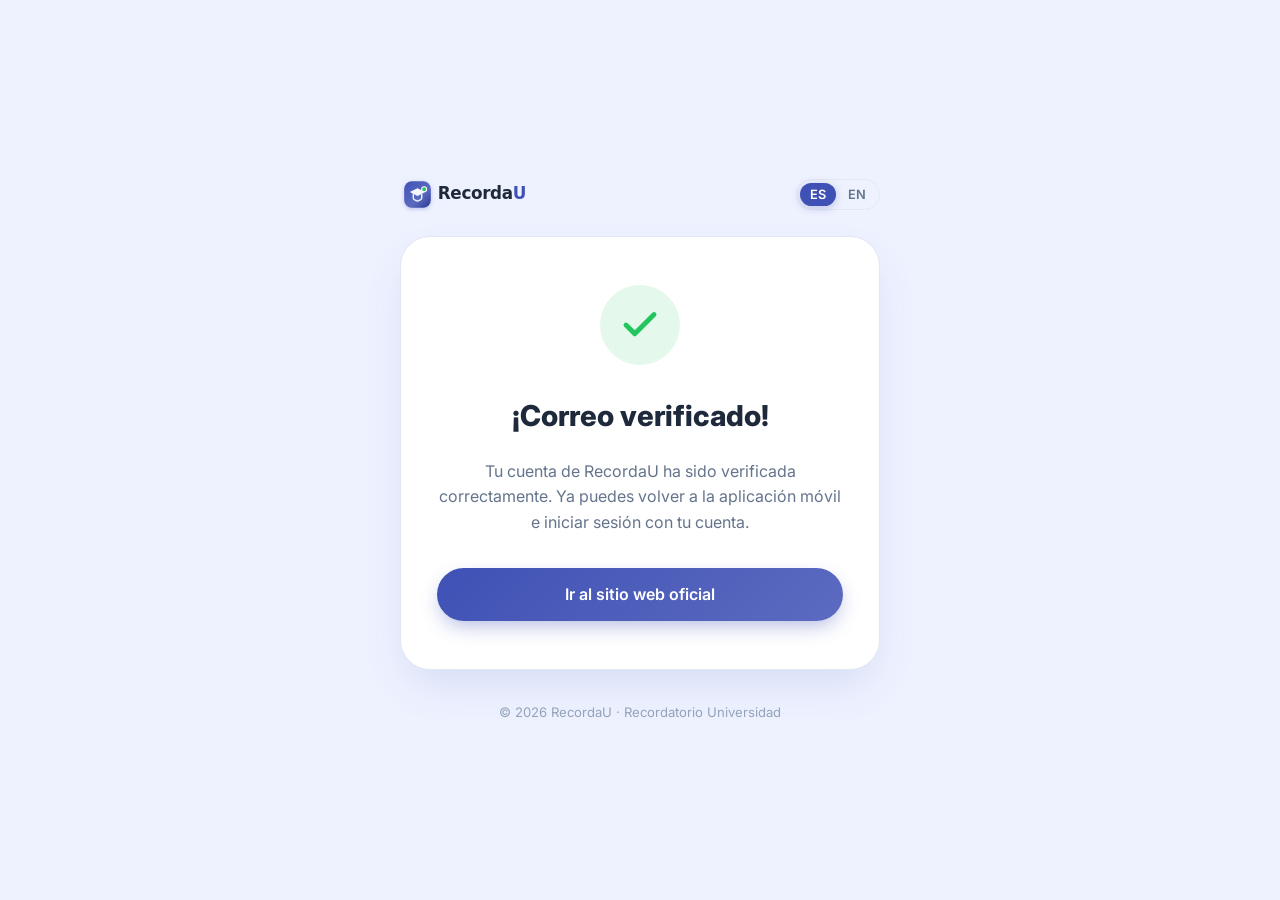
<file: auth/confirmed.html>
<!DOCTYPE html>
<html lang="es">
<head>
  <meta charset="UTF-8">
  <meta name="viewport" content="width=device-width, initial-scale=1.0">
  <meta http-equiv="X-UA-Compatible" content="ie=edge">
  
  <title>¡Correo verificado! | RecordaU</title>
  <meta name="description" content="Tu cuenta de RecordaU ha sido verificada con éxito. Ya puedes volver a la aplicación móvil.">
  
  <!-- Favicon -->
  <link rel="icon" type="image/svg+xml" href="../assets/logo/favicon.svg">
  
  <!-- Fonts: Inter & Roboto -->
  <link rel="preconnect" href="https://fonts.googleapis.com">
  <link rel="preconnect" href="https://fonts.gstatic.com" crossorigin>
  <link href="https://fonts.googleapis.com/css2?family=Inter:wght@400;500;600;700;800&family=Roboto:wght@400;500;700&display=swap" rel="stylesheet">
  
  <!-- Stylesheets -->
  <link rel="stylesheet" href="../css/styles.css">
  <link rel="stylesheet" href="../css/responsive.css">
</head>
<body>

  <!-- Ambient Decorative Background -->
  <div class="bg-ambient-layer" aria-hidden="true">
    <div class="ambient-circle-1"></div>
    <div class="ambient-circle-2"></div>
    <div class="ambient-circle-3"></div>
  </div>

  <div class="auth-page-wrapper">
    <!-- Top Navigation / Logo & Language Selector -->
    <header style="width: 100%; max-width: 480px; display: flex; justify-content: space-between; align-items: center; margin-bottom: 24px;">
      <a href="../index.html" aria-label="Volver al inicio de RecordaU">
        <img src="../assets/logo/recordau-logo.svg" alt="RecordaU" width="140" height="35">
      </a>
      <div class="lang-switcher" role="group" aria-label="Selector de idioma">
        <button class="lang-btn active" data-lang="es">ES</button>
        <button class="lang-btn" data-lang="en">EN</button>
      </div>
    </header>

    <!-- Confirmation Card -->
    <main class="auth-card-box">
      <!-- Success Animated Icon -->
      <div class="auth-success-circle">
        <svg viewBox="0 0 24 24" fill="none" stroke="currentColor" stroke-width="2.8" stroke-linecap="round" stroke-linejoin="round">
          <polyline points="20 6 9 17 4 12"></polyline>
        </svg>
      </div>

      <h1 class="auth-title" data-i18n="auth_title">¡Correo verificado!</h1>
      
      <p class="auth-desc" data-i18n="auth_desc">
        Tu cuenta de RecordaU ha sido verificada correctamente. Ya puedes volver a la aplicación móvil e iniciar sesión con tu cuenta.
      </p>

      <div class="auth-actions">
        <!-- Return to Web Homepage -->
        <a href="../index.html" class="btn btn-primary" data-i18n="auth_btn_home">
          Ir al sitio web oficial
        </a>
      </div>
    </main>

    <!-- Footer note -->
    <footer style="margin-top: 32px; font-size: 0.82rem; color: var(--text-muted);">
      © 2026 RecordaU · Recordatorio Universidad
    </footer>
  </div>

  <!-- Scripts -->
  <script src="../js/translations.js"></script>
  <script src="../js/main.js"></script>
</body>
</html>
</file>
<file: css/styles.css>
/* ==========================================================================
   RecordaU Official Stylesheet
   Design System & Component Architecture
   ========================================================================== */

/* --- 1. CSS Custom Properties / Design Tokens --- */
:root {
  /* Brand Palette */
  --primary: #3F51B5;
  --primary-light: #5C6BC0;
  --primary-dark: #283593;
  --background: #EEF2FF;
  --background-secondary: #F8FAFC;
  --card-bg: #FFFFFF;
  
  /* Status Colors */
  --success: #22C55E;
  --warning: #F59E0B;
  --danger: #EF4444;
  --info: #0EA5E9;
  
  /* Typography & Neutral Colors */
  --text-primary: #1E293B;
  --text-secondary: #64748B;
  --text-muted: #94A3B8;
  --border: #E2E8F0;
  --border-light: #F1F5F9;
  
  /* Glassmorphism System */
  --glass-bg: rgba(255, 255, 255, 0.72);
  --glass-card: rgba(255, 255, 255, 0.85);
  --glass-hero: rgba(255, 255, 255, 0.22);
  --glass-border: rgba(255, 255, 255, 0.45);
  --glass-shadow: 0 16px 36px -10px rgba(63, 81, 181, 0.12), 0 0 1px 1px rgba(255, 255, 255, 0.5) inset;
  --glass-blur: blur(18px);
  
  /* Dialog & Accent */
  --dialog-bg: #1F1F33;
  --gradient-brand: linear-gradient(135deg, #3F51B5 0%, #5C6BC0 50%, #EEF2FF 100%);
  --gradient-hero: linear-gradient(145deg, #3F51B5 0%, #4D5FC4 40%, #5C6BC0 75%, #818CF8 100%);
  --gradient-card: linear-gradient(180deg, rgba(255, 255, 255, 0.95) 0%, rgba(248, 250, 252, 0.95) 100%);
  --gradient-pill: linear-gradient(135deg, #3F51B5 0%, #5C6BC0 100%);

  /* Spacing & Radii */
  --radius-sm: 8px;
  --radius-md: 14px;
  --radius-lg: 22px;
  --radius-xl: 30px;
  --radius-pill: 9999px;

  /* Typography */
  --font-main: 'Inter', 'Roboto', -apple-system, BlinkMacSystemFont, 'Segoe UI', sans-serif;
  --transition-smooth: all 0.3s cubic-bezier(0.16, 1, 0.3, 1);
  --transition-bounce: all 0.4s cubic-bezier(0.34, 1.56, 0.64, 1);
}

/* --- 2. Base Reset & Typography --- */
*, *::before, *::after {
  box-sizing: border-box;
  margin: 0;
  padding: 0;
}

html {
  scroll-behavior: smooth;
  font-family: var(--font-main);
  background-color: var(--background);
  color: var(--text-primary);
  line-height: 1.6;
  -webkit-font-smoothing: antialiased;
  -moz-osx-font-smoothing: grayscale;
}

body {
  overflow-x: hidden;
  background: var(--background);
  min-height: 100vh;
  position: relative;
}

/* Ambient glow in background */
.bg-ambient-layer {
  position: fixed;
  top: 0;
  left: 0;
  right: 0;
  bottom: 0;
  pointer-events: none;
  z-index: -1;
  overflow: hidden;
}

.ambient-circle-1 {
  position: absolute;
  top: -100px;
  right: -80px;
  width: 500px;
  height: 500px;
  border-radius: 50%;
  background: radial-gradient(circle, rgba(92, 107, 192, 0.25) 0%, rgba(238, 242, 255, 0) 70%);
}

.ambient-circle-2 {
  position: absolute;
  top: 35%;
  left: -150px;
  width: 600px;
  height: 600px;
  border-radius: 50%;
  background: radial-gradient(circle, rgba(63, 81, 181, 0.15) 0%, rgba(238, 242, 255, 0) 70%);
}

.ambient-circle-3 {
  position: absolute;
  bottom: 5%;
  right: -100px;
  width: 550px;
  height: 550px;
  border-radius: 50%;
  background: radial-gradient(circle, rgba(92, 107, 192, 0.18) 0%, rgba(238, 242, 255, 0) 70%);
}

img, svg {
  display: block;
  max-width: 100%;
}

a {
  color: inherit;
  text-decoration: none;
  transition: var(--transition-smooth);
}

button {
  font-family: inherit;
  cursor: pointer;
  border: none;
  outline: none;
  background: none;
}

ul {
  list-style: none;
}

/* Focus Visible Accessibility */
:focus-visible {
  outline: 2px solid var(--primary);
  outline-offset: 3px;
  border-radius: var(--radius-sm);
}

/* --- 3. Layout & Utilities --- */
.container {
  width: 100%;
  max-width: 1200px;
  margin: 0 auto;
  padding: 0 24px;
}

.section {
  padding: 100px 0;
  position: relative;
}

.section-header {
  text-align: center;
  max-width: 760px;
  margin: 0 auto 56px auto;
}

.section-badge {
  display: inline-flex;
  align-items: center;
  gap: 8px;
  padding: 6px 16px;
  background: rgba(63, 81, 181, 0.1);
  color: var(--primary);
  border: 1px solid rgba(63, 81, 181, 0.2);
  border-radius: var(--radius-pill);
  font-size: 0.875rem;
  font-weight: 600;
  letter-spacing: 0.02em;
  margin-bottom: 16px;
  text-transform: uppercase;
}

.section-title {
  font-size: 2.5rem;
  font-weight: 700;
  line-height: 1.25;
  color: var(--text-primary);
  margin-bottom: 18px;
  letter-spacing: -0.02em;
}

.section-subtitle {
  font-size: 1.125rem;
  color: var(--text-secondary);
  line-height: 1.6;
}

.text-gradient {
  background: linear-gradient(135deg, var(--primary) 0%, #6366F1 100%);
  -webkit-background-clip: text;
  -webkit-text-fill-color: transparent;
}

/* Glass Card Base */
.glass-card {
  background: var(--glass-card);
  backdrop-filter: var(--glass-blur);
  -webkit-backdrop-filter: var(--glass-blur);
  border: 1px solid var(--glass-border);
  border-radius: var(--radius-lg);
  box-shadow: var(--glass-shadow);
  transition: var(--transition-smooth);
}

.glass-card:hover {
  transform: translateY(-4px);
  box-shadow: 0 20px 40px -12px rgba(63, 81, 181, 0.18), 0 0 1px 1px rgba(255, 255, 255, 0.8) inset;
}

/* Primary Button Styles */
.btn {
  display: inline-flex;
  align-items: center;
  justify-content: center;
  gap: 10px;
  padding: 14px 28px;
  font-size: 1rem;
  font-weight: 600;
  border-radius: var(--radius-pill);
  transition: var(--transition-smooth);
  text-decoration: none;
  white-space: nowrap;
}

.btn-primary {
  background: var(--gradient-pill);
  color: #FFFFFF;
  box-shadow: 0 8px 20px -4px rgba(63, 81, 181, 0.4);
}

.btn-primary:hover {
  background: linear-gradient(135deg, var(--primary-light) 0%, var(--primary) 100%);
  box-shadow: 0 12px 26px -4px rgba(63, 81, 181, 0.5);
  transform: translateY(-2px);
  color: #FFFFFF;
}

.btn-secondary {
  background: #FFFFFF;
  color: var(--primary);
  border: 1.5px solid var(--border);
  box-shadow: 0 4px 12px rgba(0, 0, 0, 0.04);
}

.btn-secondary:hover {
  border-color: var(--primary-light);
  background: var(--background);
  color: var(--primary-dark);
  transform: translateY(-2px);
}

.btn-sm {
  padding: 8px 18px;
  font-size: 0.875rem;
}

.btn-disabled {
  opacity: 0.8;
  cursor: default;
  position: relative;
}

.btn-badge {
  font-size: 0.72rem;
  font-weight: 700;
  padding: 2px 8px;
  background: rgba(255, 255, 255, 0.25);
  border-radius: var(--radius-pill);
  text-transform: uppercase;
  letter-spacing: 0.04em;
}

/* --- 4. Navbar --- */
.navbar-wrapper {
  position: fixed;
  top: 0;
  left: 0;
  right: 0;
  z-index: 1000;
  padding: 16px 0;
  transition: var(--transition-smooth);
}

.navbar-wrapper.scrolled {
  padding: 10px 0;
}

.navbar {
  display: flex;
  align-items: center;
  justify-content: space-between;
  padding: 12px 24px;
  background: rgba(255, 255, 255, 0.78);
  backdrop-filter: blur(16px);
  -webkit-backdrop-filter: blur(16px);
  border: 1px solid rgba(255, 255, 255, 0.5);
  border-radius: var(--radius-pill);
  box-shadow: 0 8px 30px rgba(63, 81, 181, 0.08);
  transition: var(--transition-smooth);
}

.navbar-brand {
  display: flex;
  align-items: center;
  gap: 12px;
}

.navbar-brand img {
  height: 38px;
  width: auto;
}

.nav-links {
  display: flex;
  align-items: center;
  gap: 28px;
}

.nav-link {
  font-size: 0.95rem;
  font-weight: 500;
  color: var(--text-secondary);
  position: relative;
  padding: 4px 0;
}

.nav-link:hover, .nav-link.active {
  color: var(--primary);
}

.nav-link::after {
  content: '';
  position: absolute;
  bottom: 0;
  left: 0;
  width: 0;
  height: 2px;
  background: var(--primary);
  border-radius: 2px;
  transition: width 0.3s ease;
}

.nav-link:hover::after {
  width: 100%;
}

.nav-actions {
  display: flex;
  align-items: center;
  gap: 16px;
}

/* Language Switcher */
.lang-switcher {
  display: flex;
  align-items: center;
  background: var(--background);
  border: 1px solid var(--border);
  border-radius: var(--radius-pill);
  padding: 3px;
  gap: 2px;
}

.lang-btn {
  padding: 4px 10px;
  border-radius: var(--radius-pill);
  font-size: 0.8rem;
  font-weight: 600;
  color: var(--text-secondary);
  transition: var(--transition-smooth);
}

.lang-btn.active {
  background: var(--primary);
  color: #FFFFFF;
  box-shadow: 0 2px 8px rgba(63, 81, 181, 0.3);
}

/* Mobile Hamburger */
.mobile-menu-toggle {
  display: none;
  flex-direction: column;
  justify-content: center;
  gap: 5px;
  width: 38px;
  height: 38px;
  padding: 8px;
  border-radius: 50%;
  background: var(--background);
  border: 1px solid var(--border);
}

.mobile-menu-toggle span {
  display: block;
  height: 2px;
  width: 100%;
  background: var(--text-primary);
  border-radius: 2px;
  transition: var(--transition-smooth);
}

.mobile-menu-toggle.active span:nth-child(1) {
  transform: translateY(7px) rotate(45deg);
}
.mobile-menu-toggle.active span:nth-child(2) {
  opacity: 0;
}
.mobile-menu-toggle.active span:nth-child(3) {
  transform: translateY(-7px) rotate(-45deg);
}

/* Mobile Navigation Drawer */
.mobile-nav-drawer {
  position: fixed;
  top: 80px;
  left: 20px;
  right: 20px;
  background: var(--card-bg);
  border-radius: var(--radius-lg);
  border: 1px solid var(--border);
  box-shadow: 0 20px 40px rgba(0, 0, 0, 0.12);
  padding: 24px;
  display: flex;
  flex-direction: column;
  gap: 16px;
  z-index: 999;
  opacity: 0;
  transform: translateY(-20px);
  pointer-events: none;
  transition: var(--transition-bounce);
}

.mobile-nav-drawer.open {
  opacity: 1;
  transform: translateY(0);
  pointer-events: auto;
}

.mobile-nav-drawer .nav-link {
  font-size: 1.1rem;
  padding: 10px 0;
  border-bottom: 1px solid var(--border-light);
}

/* --- 5. Hero Section --- */
.hero-section {
  padding-top: 150px;
  padding-bottom: 80px;
  overflow: hidden;
  position: relative;
}

.hero-grid {
  display: grid;
  grid-template-columns: 1.15fr 0.85fr;
  align-items: center;
  gap: 48px;
}

.hero-content {
  max-width: 600px;
}

.hero-tag {
  display: inline-flex;
  align-items: center;
  gap: 8px;
  padding: 6px 14px;
  background: rgba(63, 81, 181, 0.1);
  border: 1px solid rgba(63, 81, 181, 0.2);
  border-radius: var(--radius-pill);
  color: var(--primary);
  font-size: 0.875rem;
  font-weight: 600;
  margin-bottom: 24px;
}

.hero-tag-pulse {
  width: 8px;
  height: 8px;
  border-radius: 50%;
  background: var(--success);
  box-shadow: 0 0 0 0 rgba(34, 197, 94, 0.7);
  animation: pulseGreen 2s infinite;
}

@keyframes pulseGreen {
  0% { transform: scale(0.95); box-shadow: 0 0 0 0 rgba(34, 197, 94, 0.7); }
  70% { transform: scale(1); box-shadow: 0 0 0 8px rgba(34, 197, 94, 0); }
  100% { transform: scale(0.95); box-shadow: 0 0 0 0 rgba(34, 197, 94, 0); }
}

.hero-title {
  font-size: 3.5rem;
  font-weight: 800;
  line-height: 1.15;
  letter-spacing: -0.03em;
  color: var(--text-primary);
  margin-bottom: 24px;
}

.hero-description {
  font-size: 1.2rem;
  color: var(--text-secondary);
  line-height: 1.6;
  margin-bottom: 36px;
}

.hero-ctas {
  display: flex;
  flex-wrap: wrap;
  align-items: center;
  gap: 16px;
  margin-bottom: 36px;
}

.hero-features-preview {
  display: flex;
  flex-wrap: wrap;
  gap: 20px;
  padding-top: 24px;
  border-top: 1px solid var(--border);
}

.feature-pill {
  display: flex;
  align-items: center;
  gap: 8px;
  font-size: 0.9rem;
  font-weight: 500;
  color: var(--text-secondary);
}

.feature-pill svg {
  color: var(--primary);
  width: 18px;
  height: 18px;
}

/* --- 6. Realistic Phone Mockup (Flutter Match) --- */
.hero-mockup-wrapper {
  position: relative;
  display: flex;
  justify-content: center;
}

.phone-device {
  width: 320px;
  height: 640px;
  background: #0F172A;
  border-radius: 44px;
  padding: 12px;
  box-shadow: 0 25px 60px -15px rgba(40, 53, 147, 0.35), 0 0 0 1px rgba(255, 255, 255, 0.15) inset;
  position: relative;
  z-index: 2;
  transition: transform 0.4s ease;
}

.phone-screen {
  width: 100%;
  height: 100%;
  background: #EEF2FF;
  border-radius: 34px;
  overflow: hidden;
  display: flex;
  flex-direction: column;
  position: relative;
  font-size: 0.85rem;
}

.phone-speaker-notch {
  width: 120px;
  height: 20px;
  background: #0F172A;
  border-bottom-left-radius: 12px;
  border-bottom-right-radius: 12px;
  position: absolute;
  top: 0;
  left: 50%;
  transform: translateX(-50%);
  z-index: 10;
  display: flex;
  align-items: center;
  justify-content: center;
}

.phone-camera {
  width: 8px;
  height: 8px;
  background: #1E293B;
  border-radius: 50%;
}

/* Phone App Header */
.app-header {
  background: linear-gradient(145deg, #3F51B5 0%, #5C6BC0 100%);
  color: #FFFFFF;
  padding: 30px 16px 18px 16px;
  border-bottom-left-radius: 20px;
  border-bottom-right-radius: 20px;
  box-shadow: 0 6px 16px rgba(63, 81, 181, 0.25);
}

.app-header-top {
  display: flex;
  justify-content: space-between;
  align-items: center;
  margin-bottom: 12px;
}

.app-user-greeting {
  font-size: 0.8rem;
  opacity: 0.9;
}

.app-user-title {
  font-size: 1.1rem;
  font-weight: 700;
  display: flex;
  align-items: center;
  gap: 6px;
}

.app-sync-status {
  display: flex;
  align-items: center;
  gap: 4px;
  background: rgba(255, 255, 255, 0.2);
  padding: 3px 8px;
  border-radius: 12px;
  font-size: 0.7rem;
  font-weight: 600;
}

.app-sync-status .sync-dot {
  width: 6px;
  height: 6px;
  background: #22C55E;
  border-radius: 50%;
}

.app-search-mini {
  background: rgba(255, 255, 255, 0.15);
  border: 1px solid rgba(255, 255, 255, 0.25);
  border-radius: 10px;
  padding: 6px 10px;
  font-size: 0.75rem;
  color: rgba(255, 255, 255, 0.85);
  display: flex;
  align-items: center;
  gap: 6px;
}

/* Phone App Body Content */
.app-body {
  padding: 14px;
  overflow-y: auto;
  display: flex;
  flex-direction: column;
  gap: 14px;
  flex: 1;
}

.app-section-title {
  display: flex;
  align-items: center;
  gap: 6px;
  font-size: 0.78rem;
  font-weight: 700;
  color: var(--text-secondary);
  text-transform: uppercase;
  letter-spacing: 0.05em;
}

.app-priority-dot {
  width: 8px;
  height: 8px;
  border-radius: 50%;
}

.dot-danger { background: var(--danger); }
.dot-warning { background: var(--warning); }
.dot-success { background: var(--success); }

/* App Task Card */
.app-task-card {
  background: #FFFFFF;
  border: 1px solid rgba(226, 232, 240, 0.8);
  border-radius: 14px;
  padding: 12px;
  box-shadow: 0 4px 10px rgba(0, 0, 0, 0.03);
  display: flex;
  flex-direction: column;
  gap: 6px;
  border-left: 4px solid var(--primary);
  transition: transform 0.2s ease;
}

.app-task-card.priority-high {
  border-left-color: var(--danger);
}
.app-task-card.priority-medium {
  border-left-color: var(--warning);
}
.app-task-card.priority-normal {
  border-left-color: var(--success);
}

.app-task-header {
  display: flex;
  justify-content: space-between;
  align-items: center;
}

.app-subject-tag {
  font-size: 0.7rem;
  font-weight: 600;
  color: var(--primary);
  background: rgba(63, 81, 181, 0.08);
  padding: 2px 6px;
  border-radius: 6px;
}

.app-task-time {
  font-size: 0.7rem;
  font-weight: 600;
  color: var(--danger);
  display: flex;
  align-items: center;
  gap: 3px;
}

.app-task-title {
  font-size: 0.85rem;
  font-weight: 600;
  color: var(--text-primary);
}

.app-task-footer {
  display: flex;
  align-items: center;
  justify-content: space-between;
  font-size: 0.7rem;
  color: var(--text-secondary);
  margin-top: 2px;
}

/* Floating Elements around Mockup */
.mockup-floating-card {
  position: absolute;
  background: rgba(255, 255, 255, 0.9);
  backdrop-filter: blur(12px);
  border: 1px solid rgba(255, 255, 255, 0.8);
  border-radius: var(--radius-md);
  padding: 10px 14px;
  box-shadow: 0 12px 28px -6px rgba(63, 81, 181, 0.2);
  display: flex;
  align-items: center;
  gap: 10px;
  z-index: 3;
  animation: floatSlow 5s ease-in-out infinite alternate;
}

.floating-top-right {
  top: 40px;
  right: -30px;
}

.floating-bottom-left {
  bottom: 80px;
  left: -40px;
  animation-delay: 2.5s;
}

.float-icon-box {
  width: 32px;
  height: 32px;
  border-radius: 8px;
  display: flex;
  align-items: center;
  justify-content: center;
  color: #FFFFFF;
}

.float-icon-blue { background: var(--primary); }
.float-icon-green { background: var(--success); }

.float-text-title {
  font-size: 0.78rem;
  font-weight: 700;
  color: var(--text-primary);
}

.float-text-sub {
  font-size: 0.68rem;
  color: var(--text-secondary);
}

@keyframes floatSlow {
  0% { transform: translateY(0px); }
  100% { transform: translateY(-12px); }
}

/* --- 7. Problem / Solution Section --- */
.problem-solution-section {
  background: var(--background-secondary);
  border-top: 1px solid var(--border);
  border-bottom: 1px solid var(--border);
}

.workflow-steps-container {
  display: flex;
  align-items: center;
  justify-content: space-between;
  position: relative;
  margin-top: 48px;
  flex-wrap: wrap;
  gap: 16px;
}

.workflow-step-card {
  flex: 1;
  min-width: 200px;
  background: #FFFFFF;
  border: 1px solid var(--border);
  border-radius: var(--radius-lg);
  padding: 28px 20px;
  text-align: center;
  box-shadow: 0 8px 20px rgba(0, 0, 0, 0.02);
  position: relative;
  transition: var(--transition-smooth);
}

.workflow-step-card:hover {
  transform: translateY(-6px);
  border-color: var(--primary-light);
  box-shadow: 0 16px 30px rgba(63, 81, 181, 0.12);
}

.step-num-badge {
  width: 36px;
  height: 36px;
  border-radius: 50%;
  background: rgba(63, 81, 181, 0.1);
  color: var(--primary);
  font-weight: 700;
  font-size: 0.9rem;
  display: flex;
  align-items: center;
  justify-content: center;
  margin: 0 auto 16px auto;
}

.workflow-step-icon {
  width: 52px;
  height: 52px;
  border-radius: 14px;
  background: var(--background);
  color: var(--primary);
  display: flex;
  align-items: center;
  justify-content: center;
  margin: 0 auto 16px auto;
}

.workflow-step-title {
  font-size: 1.1rem;
  font-weight: 700;
  color: var(--text-primary);
  margin-bottom: 8px;
}

.workflow-step-desc {
  font-size: 0.875rem;
  color: var(--text-secondary);
  line-height: 1.5;
}

.workflow-arrow {
  color: var(--primary-light);
  opacity: 0.6;
}

/* --- 8. Visual Demo & Media Viewer Section --- */
.demo-viewer-box {
  background: var(--card-bg);
  border: 1px solid var(--border);
  border-radius: var(--radius-xl);
  box-shadow: 0 20px 45px -10px rgba(63, 81, 181, 0.1);
  overflow: hidden;
}

.demo-tabs-bar {
  display: flex;
  background: #F1F5F9;
  padding: 8px 12px;
  border-bottom: 1px solid var(--border);
  overflow-x: auto;
  gap: 8px;
}

.demo-tab-btn {
  padding: 10px 18px;
  border-radius: var(--radius-pill);
  font-size: 0.9rem;
  font-weight: 600;
  color: var(--text-secondary);
  display: flex;
  align-items: center;
  gap: 8px;
  transition: var(--transition-smooth);
  white-space: nowrap;
}

.demo-tab-btn.active {
  background: #FFFFFF;
  color: var(--primary);
  box-shadow: 0 2px 8px rgba(0, 0, 0, 0.06);
}

.demo-view-content {
  padding: 40px;
  min-height: 420px;
  display: flex;
  align-items: center;
  justify-content: center;
  background: linear-gradient(180deg, #FFFFFF 0%, #F8FAFC 100%);
}

.placeholder-frame {
  width: 100%;
  max-width: 800px;
  border: 2px dashed rgba(92, 107, 192, 0.35);
  background: rgba(238, 242, 255, 0.4);
  border-radius: var(--radius-lg);
  padding: 48px 24px;
  text-align: center;
  display: flex;
  flex-direction: column;
  align-items: center;
  justify-content: center;
  gap: 16px;
}

.placeholder-icon-wrap {
  width: 64px;
  height: 64px;
  border-radius: 18px;
  background: rgba(63, 81, 181, 0.12);
  color: var(--primary);
  display: flex;
  align-items: center;
  justify-content: center;
}

.placeholder-title {
  font-size: 1.25rem;
  font-weight: 700;
  color: var(--text-primary);
}

.placeholder-badge {
  display: inline-block;
  padding: 4px 12px;
  background: rgba(63, 81, 181, 0.1);
  color: var(--primary);
  border-radius: var(--radius-pill);
  font-size: 0.75rem;
  font-weight: 700;
  text-transform: uppercase;
  letter-spacing: 0.05em;
}

.placeholder-note {
  font-size: 0.9rem;
  color: var(--text-secondary);
  max-width: 500px;
}

/* --- 9. Core Features Grid --- */
.features-grid {
  display: grid;
  grid-template-columns: repeat(auto-fit, minmax(320px, 1fr));
  gap: 28px;
}

.feature-card {
  padding: 32px 28px;
  display: flex;
  flex-direction: column;
  align-items: flex-start;
  gap: 16px;
}

.feature-icon-box {
  width: 52px;
  height: 52px;
  border-radius: 14px;
  background: rgba(63, 81, 181, 0.1);
  color: var(--primary);
  display: flex;
  align-items: center;
  justify-content: center;
}

.feature-card-title {
  font-size: 1.25rem;
  font-weight: 700;
  color: var(--text-primary);
}

.feature-card-text {
  font-size: 0.95rem;
  color: var(--text-secondary);
  line-height: 1.6;
}

/* --- 10. Dedicated 12h / 6h / 2h Timeline Section --- */
.timeline-section-card {
  background: var(--dialog-bg);
  color: #FFFFFF;
  border-radius: var(--radius-xl);
  padding: 60px 48px;
  position: relative;
  overflow: hidden;
  box-shadow: 0 25px 50px -12px rgba(31, 31, 51, 0.4);
}

.timeline-bg-glow {
  position: absolute;
  top: -50%;
  right: -20%;
  width: 500px;
  height: 500px;
  border-radius: 50%;
  background: radial-gradient(circle, rgba(92, 107, 192, 0.3) 0%, rgba(31, 31, 51, 0) 70%);
  pointer-events: none;
}

.timeline-header {
  text-align: center;
  max-width: 700px;
  margin: 0 auto 50px auto;
}

.timeline-header .section-title {
  color: #FFFFFF;
}

.timeline-header .section-subtitle {
  color: #94A3B8;
}

.timeline-track-wrapper {
  position: relative;
  margin: 40px 0;
}

.timeline-progress-bar {
  position: absolute;
  top: 36px;
  left: 5%;
  right: 5%;
  height: 4px;
  background: rgba(255, 255, 255, 0.15);
  border-radius: 2px;
  z-index: 1;
}

.timeline-progress-fill {
  height: 100%;
  width: 85%;
  background: linear-gradient(90deg, #22C55E 0%, #F59E0B 50%, #EF4444 100%);
  border-radius: 2px;
}

.timeline-nodes-grid {
  display: grid;
  grid-template-columns: repeat(4, 1fr);
  gap: 20px;
  position: relative;
  z-index: 2;
}

.timeline-node {
  display: flex;
  flex-direction: column;
  align-items: center;
  text-align: center;
}

.timeline-node-circle {
  width: 72px;
  height: 72px;
  border-radius: 50%;
  background: #1F1F33;
  border: 3px solid;
  display: flex;
  flex-direction: column;
  align-items: center;
  justify-content: center;
  margin-bottom: 20px;
  box-shadow: 0 8px 20px rgba(0, 0, 0, 0.4);
  transition: transform 0.3s ease;
}

.timeline-node:hover .timeline-node-circle {
  transform: scale(1.1);
}

.node-12h { border-color: #22C55E; color: #22C55E; }
.node-6h  { border-color: #F59E0B; color: #F59E0B; }
.node-2h  { border-color: #EF4444; color: #EF4444; }
.node-due { border-color: #A855F7; color: #A855F7; }

.timeline-node-num {
  font-size: 1.1rem;
  font-weight: 800;
  line-height: 1;
}

.timeline-node-unit {
  font-size: 0.65rem;
  font-weight: 700;
  text-transform: uppercase;
}

.timeline-node-title {
  font-size: 1rem;
  font-weight: 700;
  color: #FFFFFF;
  margin-bottom: 6px;
}

.timeline-node-desc {
  font-size: 0.8rem;
  color: #94A3B8;
  line-height: 1.4;
}

/* --- 11. How It Works (4 Steps) --- */
.steps-cards-grid {
  display: grid;
  grid-template-columns: repeat(auto-fit, minmax(250px, 1fr));
  gap: 24px;
}

.step-box-card {
  padding: 32px 24px;
  position: relative;
  display: flex;
  flex-direction: column;
  gap: 16px;
}

.step-card-number {
  font-size: 2.5rem;
  font-weight: 800;
  color: rgba(63, 81, 181, 0.18);
  line-height: 1;
}

.step-card-title {
  font-size: 1.2rem;
  font-weight: 700;
  color: var(--text-primary);
}

.step-card-text {
  font-size: 0.9rem;
  color: var(--text-secondary);
  line-height: 1.55;
}

/* --- 12. App Showcase Showcase Section --- */
.showcase-container {
  display: grid;
  grid-template-columns: 1fr 1fr;
  align-items: center;
  gap: 48px;
}

.showcase-phone-center {
  display: flex;
  justify-content: center;
}

.showcase-features-list {
  display: flex;
  flex-direction: column;
  gap: 24px;
}

.showcase-item {
  display: flex;
  gap: 18px;
}

.showcase-item-icon {
  width: 44px;
  height: 44px;
  min-width: 44px;
  border-radius: 12px;
  background: var(--background);
  color: var(--primary);
  display: flex;
  align-items: center;
  justify-content: center;
}

.showcase-item-title {
  font-size: 1.15rem;
  font-weight: 700;
  color: var(--text-primary);
  margin-bottom: 4px;
}

.showcase-item-desc {
  font-size: 0.9rem;
  color: var(--text-secondary);
  line-height: 1.5;
}

/* --- 13. Institutional Compatibility --- */
.compatibility-box {
  background: var(--card-bg);
  border: 1px solid var(--border);
  border-radius: var(--radius-xl);
  padding: 48px;
  text-align: center;
  box-shadow: 0 10px 30px rgba(0, 0, 0, 0.03);
}

.compatibility-pill-list {
  display: flex;
  flex-wrap: wrap;
  justify-content: center;
  gap: 12px;
  margin: 32px 0 20px 0;
}

.compat-pill {
  padding: 10px 20px;
  border-radius: var(--radius-pill);
  background: var(--background);
  border: 1px solid var(--border);
  font-size: 0.95rem;
  font-weight: 600;
  color: var(--text-primary);
  display: flex;
  align-items: center;
  gap: 8px;
}

.compat-pill svg {
  color: var(--primary);
  width: 18px;
  height: 18px;
}

.compat-disclaimer {
  font-size: 0.85rem;
  color: var(--text-muted);
  max-width: 600px;
  margin: 0 auto;
}

/* --- 14. Security & Privacy Section --- */
.security-grid {
  display: grid;
  grid-template-columns: repeat(auto-fit, minmax(300px, 1fr));
  gap: 28px;
}

.security-card {
  padding: 32px;
  border-left: 4px solid var(--primary);
}

.security-card-icon {
  width: 48px;
  height: 48px;
  border-radius: 12px;
  background: rgba(63, 81, 181, 0.1);
  color: var(--primary);
  display: flex;
  align-items: center;
  justify-content: center;
  margin-bottom: 20px;
}

.security-card-title {
  font-size: 1.2rem;
  font-weight: 700;
  color: var(--text-primary);
  margin-bottom: 10px;
}

.security-card-desc {
  font-size: 0.92rem;
  color: var(--text-secondary);
  line-height: 1.6;
}

/* --- 15. About RecordaU --- */
.about-card {
  background: linear-gradient(135deg, rgba(255, 255, 255, 0.95) 0%, rgba(238, 242, 255, 0.85) 100%);
  border: 1px solid var(--glass-border);
  border-radius: var(--radius-xl);
  padding: 56px;
  box-shadow: var(--glass-shadow);
  max-width: 900px;
  margin: 0 auto;
  text-align: center;
}

.about-text {
  font-size: 1.15rem;
  color: var(--text-secondary);
  line-height: 1.8;
  margin-bottom: 24px;
}

.about-values {
  display: flex;
  justify-content: center;
  flex-wrap: wrap;
  gap: 24px;
  margin-top: 36px;
  padding-top: 28px;
  border-top: 1px solid var(--border);
}

.about-val-item {
  font-size: 0.95rem;
  font-weight: 600;
  color: var(--primary-dark);
  display: flex;
  align-items: center;
  gap: 6px;
}

/* --- 16. FAQ Accordion --- */
.faq-accordion-list {
  max-width: 800px;
  margin: 0 auto;
  display: flex;
  flex-direction: column;
  gap: 16px;
}

.faq-item {
  background: var(--card-bg);
  border: 1px solid var(--border);
  border-radius: var(--radius-md);
  overflow: hidden;
  transition: var(--transition-smooth);
}

.faq-item.active {
  border-color: var(--primary-light);
  box-shadow: 0 8px 24px rgba(63, 81, 181, 0.08);
}

.faq-question-btn {
  width: 100%;
  padding: 20px 24px;
  display: flex;
  align-items: center;
  justify-content: space-between;
  text-align: left;
  font-size: 1.05rem;
  font-weight: 600;
  color: var(--text-primary);
  gap: 16px;
}

.faq-icon {
  width: 20px;
  height: 20px;
  min-width: 20px;
  color: var(--primary);
  transition: transform 0.3s ease;
}

.faq-item.active .faq-icon {
  transform: rotate(180deg);
}

.faq-answer-body {
  max-height: 0;
  overflow: hidden;
  transition: max-height 0.35s ease, padding 0.35s ease;
  padding: 0 24px;
  font-size: 0.95rem;
  color: var(--text-secondary);
  line-height: 1.65;
}

.faq-item.active .faq-answer-body {
  max-height: 300px;
  padding-bottom: 20px;
}

/* --- 17. Download CTA Section --- */
.download-section-box {
  background: var(--gradient-hero);
  border-radius: var(--radius-xl);
  padding: 64px 32px;
  text-align: center;
  color: #FFFFFF;
  box-shadow: 0 20px 45px -10px rgba(63, 81, 181, 0.4);
  position: relative;
  overflow: hidden;
}

.download-title {
  font-size: 2.3rem;
  font-weight: 800;
  margin-bottom: 16px;
}

.download-subtitle {
  font-size: 1.1rem;
  opacity: 0.9;
  max-width: 600px;
  margin: 0 auto 36px auto;
}

.download-badges-row {
  display: flex;
  justify-content: center;
  flex-wrap: wrap;
  gap: 20px;
}

.store-badge-card {
  display: flex;
  align-items: center;
  gap: 14px;
  background: rgba(255, 255, 255, 0.15);
  backdrop-filter: blur(10px);
  border: 1px solid rgba(255, 255, 255, 0.35);
  border-radius: var(--radius-md);
  padding: 12px 24px;
  color: #FFFFFF;
  position: relative;
  transition: var(--transition-smooth);
}

.store-badge-card:hover {
  background: rgba(255, 255, 255, 0.25);
  transform: translateY(-2px);
}

.store-icon {
  width: 32px;
  height: 32px;
}

.store-text-col {
  text-align: left;
}

.store-sub {
  font-size: 0.7rem;
  text-transform: uppercase;
  letter-spacing: 0.05em;
  opacity: 0.8;
}

.store-name {
  font-size: 1rem;
  font-weight: 700;
}

.coming-soon-pill {
  font-size: 0.65rem;
  font-weight: 700;
  padding: 2px 8px;
  background: var(--warning);
  color: #1E293B;
  border-radius: var(--radius-pill);
  margin-left: 6px;
}

/* --- 18. Contact Form & Floating Action --- */
.contact-grid {
  display: grid;
  grid-template-columns: 1fr 1.2fr;
  gap: 40px;
  align-items: flex-start;
}

.contact-info-card {
  padding: 36px;
  display: flex;
  flex-direction: column;
  gap: 24px;
}

.contact-channel-item {
  display: flex;
  align-items: flex-start;
  gap: 14px;
}

.contact-channel-icon {
  width: 42px;
  height: 42px;
  border-radius: 10px;
  background: rgba(63, 81, 181, 0.1);
  color: var(--primary);
  display: flex;
  align-items: center;
  justify-content: center;
  min-width: 42px;
}

.contact-form-box {
  padding: 36px;
  display: flex;
  flex-direction: column;
  gap: 20px;
}

.form-group {
  display: flex;
  flex-direction: column;
  gap: 8px;
}

.form-label {
  font-size: 0.875rem;
  font-weight: 600;
  color: var(--text-primary);
}

.form-input, .form-textarea {
  width: 100%;
  padding: 12px 16px;
  border-radius: var(--radius-sm);
  border: 1px solid var(--border);
  background: var(--background-secondary);
  font-family: inherit;
  font-size: 0.95rem;
  color: var(--text-primary);
  transition: var(--transition-smooth);
}

.form-input:focus, .form-textarea:focus {
  outline: none;
  border-color: var(--primary);
  background: #FFFFFF;
  box-shadow: 0 0 0 3px rgba(63, 81, 181, 0.15);
}

.form-textarea {
  min-height: 120px;
  resize: vertical;
}

/* Floating Contact Button */
.floating-contact-btn {
  position: fixed;
  bottom: 28px;
  right: 28px;
  width: 56px;
  height: 56px;
  border-radius: 50%;
  background: var(--gradient-pill);
  color: #FFFFFF;
  display: flex;
  align-items: center;
  justify-content: center;
  box-shadow: 0 10px 25px rgba(63, 81, 181, 0.4);
  z-index: 990;
  transition: var(--transition-smooth);
}

.floating-contact-btn:hover {
  transform: scale(1.08) translateY(-2px);
  box-shadow: 0 14px 30px rgba(63, 81, 181, 0.5);
}

/* --- 19. Footer --- */
.site-footer {
  background: #0F172A;
  color: #E2E8F0;
  padding: 70px 0 30px 0;
  border-top: 1px solid rgba(255, 255, 255, 0.08);
}

.footer-top-grid {
  display: grid;
  grid-template-columns: 2fr 1fr 1fr 1fr;
  gap: 40px;
  margin-bottom: 50px;
}

.footer-brand-col {
  max-width: 320px;
}

.footer-tagline {
  font-size: 0.95rem;
  color: #94A3B8;
  margin-top: 14px;
  line-height: 1.5;
}

.footer-col-title {
  font-size: 1rem;
  font-weight: 700;
  color: #FFFFFF;
  margin-bottom: 20px;
}

.footer-links-list {
  display: flex;
  flex-direction: column;
  gap: 12px;
}

.footer-links-list a {
  font-size: 0.9rem;
  color: #94A3B8;
}

.footer-links-list a:hover {
  color: #FFFFFF;
  transform: translateX(3px);
}

.footer-bottom-bar {
  padding-top: 30px;
  border-top: 1px solid rgba(255, 255, 255, 0.1);
  display: flex;
  align-items: center;
  justify-content: space-between;
  font-size: 0.85rem;
  color: #64748B;
  flex-wrap: wrap;
  gap: 16px;
}

/* Toast Notifications */
.toast-msg {
  position: fixed;
  bottom: 30px;
  left: 50%;
  transform: translateX(-50%) translateY(100px);
  background: var(--dialog-bg);
  color: #FFFFFF;
  padding: 12px 24px;
  border-radius: var(--radius-pill);
  box-shadow: 0 10px 30px rgba(0, 0, 0, 0.25);
  font-size: 0.9rem;
  font-weight: 600;
  display: flex;
  align-items: center;
  gap: 10px;
  z-index: 10000;
  opacity: 0;
  transition: var(--transition-bounce);
}

.toast-msg.show {
  transform: translateX(-50%) translateY(0);
  opacity: 1;
}

/* --- 20. Auth Confirmed Page Styles --- */
.auth-page-wrapper {
  min-height: 100vh;
  display: flex;
  flex-direction: column;
  justify-content: center;
  align-items: center;
  padding: 24px;
  position: relative;
}

.auth-card-box {
  width: 100%;
  max-width: 480px;
  background: #FFFFFF;
  border: 1px solid var(--border);
  border-radius: var(--radius-xl);
  padding: 48px 36px;
  text-align: center;
  box-shadow: 0 20px 45px -10px rgba(63, 81, 181, 0.15);
  display: flex;
  flex-direction: column;
  align-items: center;
  gap: 20px;
}

.auth-success-circle {
  width: 80px;
  height: 80px;
  border-radius: 50%;
  background: rgba(34, 197, 94, 0.12);
  color: var(--success);
  display: flex;
  align-items: center;
  justify-content: center;
  margin-bottom: 8px;
}

.auth-success-circle svg {
  width: 42px;
  height: 42px;
}

.auth-title {
  font-size: 1.8rem;
  font-weight: 800;
  color: var(--text-primary);
}

.auth-desc {
  font-size: 1rem;
  color: var(--text-secondary);
  line-height: 1.6;
}

.auth-actions {
  display: flex;
  flex-direction: column;
  gap: 12px;
  width: 100%;
  margin-top: 12px;
}
</file>
<file: css/responsive.css>
/* ==========================================================================
   RecordaU Responsive Media Queries & Accessibility Adaptations
   ========================================================================== */

/* --- Tablet / Medium Devices (max-width: 1024px) --- */
@media (max-width: 1024px) {
  .hero-grid {
    grid-template-columns: 1fr;
    text-align: center;
    gap: 60px;
  }

  .hero-content {
    max-width: 100%;
    margin: 0 auto;
  }

  .hero-title {
    font-size: 2.8rem;
  }

  .hero-ctas {
    justify-content: center;
  }

  .hero-features-preview {
    justify-content: center;
  }

  .showcase-container {
    grid-template-columns: 1fr;
    gap: 48px;
  }

  .showcase-phone-center {
    order: -1;
  }

  .contact-grid {
    grid-template-columns: 1fr;
    gap: 32px;
  }

  .footer-top-grid {
    grid-template-columns: 1fr 1fr;
    gap: 32px;
  }

  .workflow-steps-container {
    flex-direction: column;
  }

  .workflow-arrow {
    transform: rotate(90deg);
    margin: 8px 0;
  }

  .timeline-nodes-grid {
    grid-template-columns: 1fr 1fr;
    gap: 32px;
  }

  .timeline-progress-bar {
    display: none;
  }
}

/* --- Mobile Landscape / Large Mobile (max-width: 768px) --- */
@media (max-width: 768px) {
  .section {
    padding: 64px 0;
  }

  .section-title {
    font-size: 2rem;
  }

  .hero-section {
    padding-top: 110px;
    padding-bottom: 50px;
  }

  .hero-title {
    font-size: 2.2rem;
  }

  .nav-links, .nav-actions .btn {
    display: none;
  }

  .mobile-menu-toggle {
    display: flex;
  }

  .mockup-floating-card {
    display: none;
  }

  .phone-device {
    width: 290px;
    height: 580px;
  }

  .features-grid {
    grid-template-columns: 1fr;
  }

  .steps-cards-grid {
    grid-template-columns: 1fr;
  }

  .security-grid {
    grid-template-columns: 1fr;
  }

  .about-card {
    padding: 32px 20px;
  }

  .download-section-box {
    padding: 44px 20px;
  }

  .download-title {
    font-size: 1.8rem;
  }

  .timeline-section-card {
    padding: 40px 20px;
  }

  .timeline-nodes-grid {
    grid-template-columns: 1fr;
  }

  .footer-top-grid {
    grid-template-columns: 1fr;
  }

  .footer-bottom-bar {
    flex-direction: column;
    text-align: center;
    gap: 12px;
  }
}

/* --- Small Phones (max-width: 480px) --- */
@media (max-width: 480px) {
  .container {
    padding: 0 16px;
  }

  .hero-title {
    font-size: 1.85rem;
  }

  .hero-description {
    font-size: 1.05rem;
  }

  .hero-ctas {
    flex-direction: column;
    width: 100%;
  }

  .hero-ctas .btn {
    width: 100%;
  }

  .phone-device {
    width: 100%;
    max-width: 280px;
    height: 540px;
    padding: 8px;
    border-radius: 36px;
  }

  .phone-screen {
    border-radius: 28px;
  }

  .demo-view-content {
    padding: 20px 14px;
    min-height: 320px;
  }

  .compatibility-box {
    padding: 28px 16px;
  }

  .floating-contact-btn {
    bottom: 20px;
    right: 20px;
    width: 48px;
    height: 48px;
  }
}

/* --- Accessibility: Reduced Motion --- */
@media (prefers-reduced-motion: reduce) {
  *, *::before, *::after {
    animation-duration: 0.01ms !important;
    animation-iteration-count: 1 !important;
    transition-duration: 0.01ms !important;
    scroll-behavior: auto !important;
  }

  .mockup-floating-card {
    animation: none !important;
  }

  .hero-tag-pulse {
    animation: none !important;
  }
}
</file>
